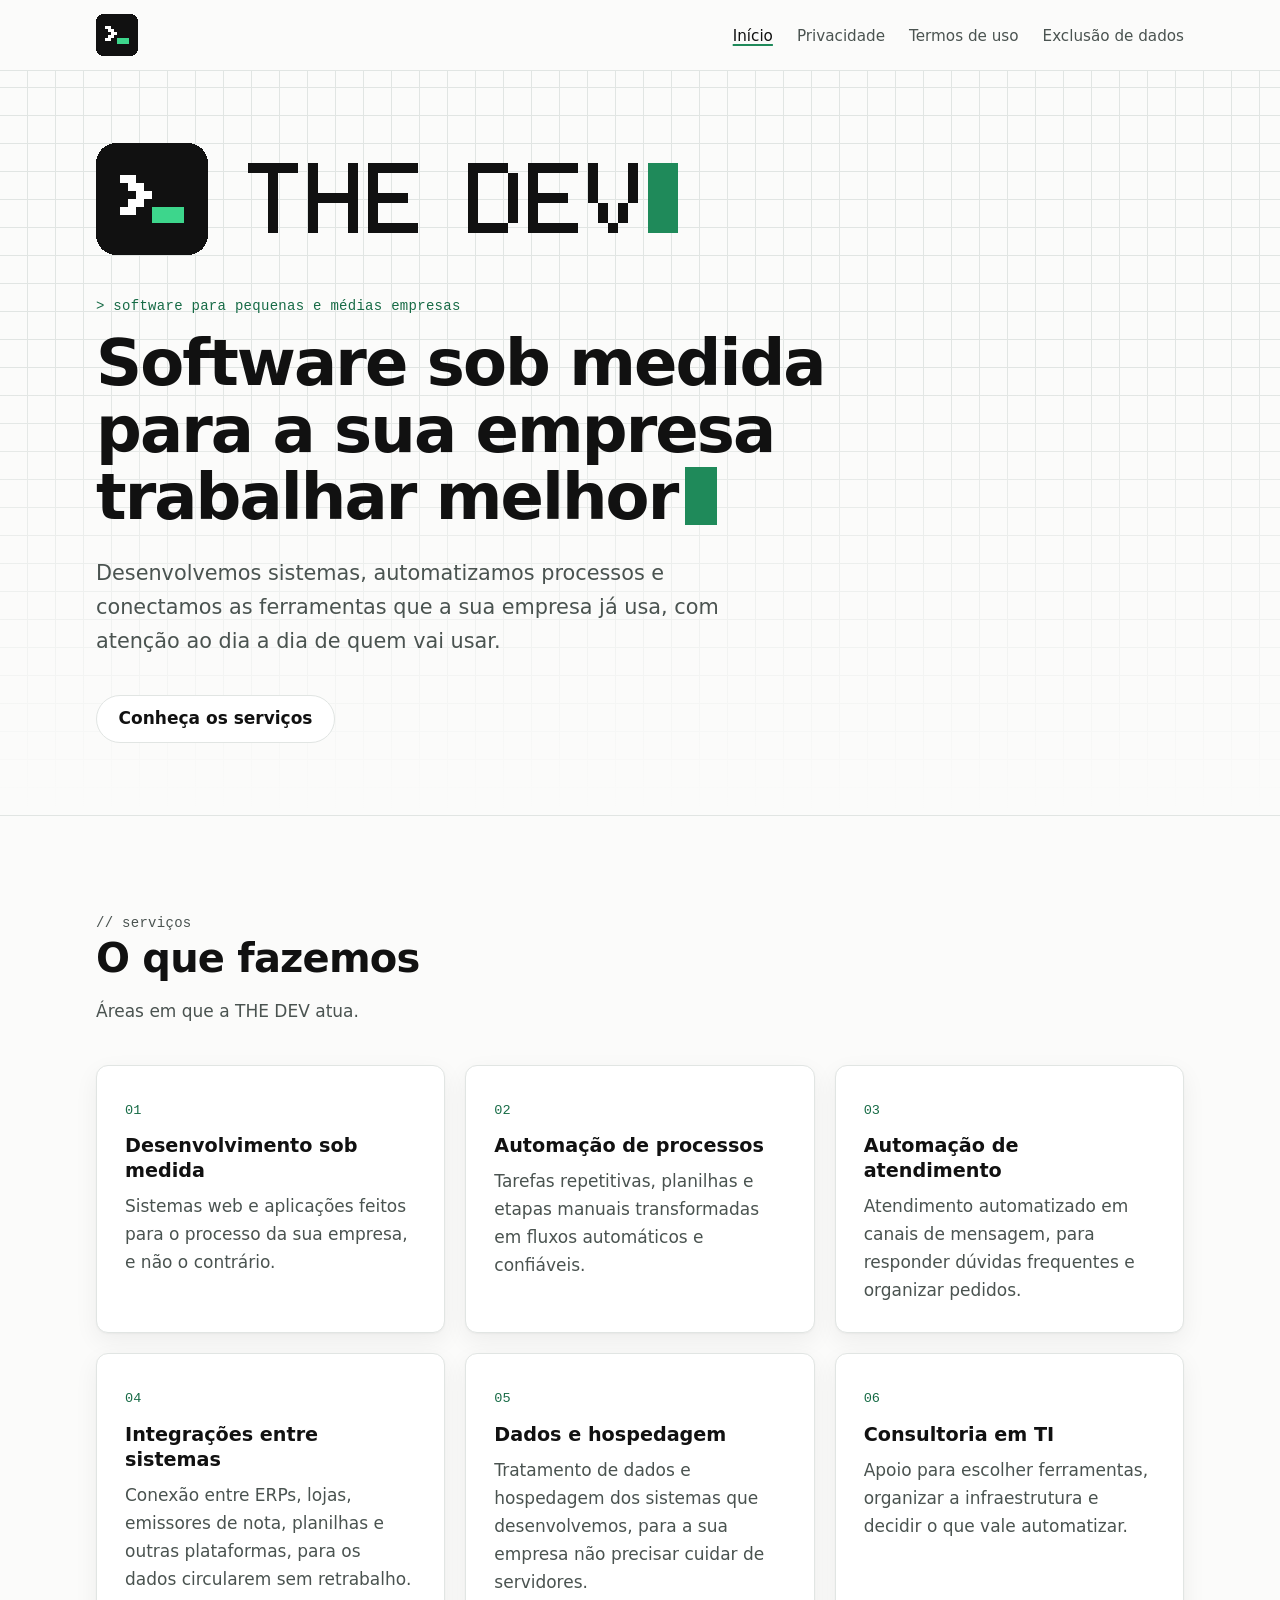
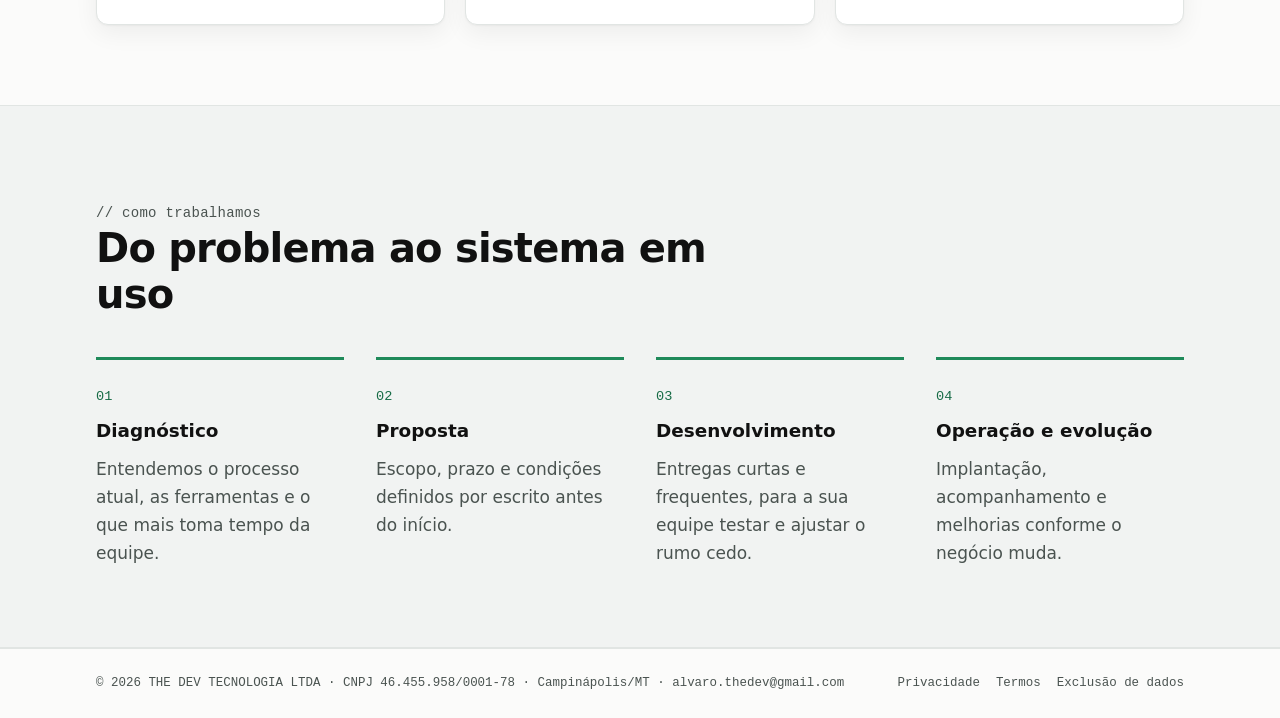
<file: index.html>
<!DOCTYPE html>
<html lang="pt-BR">
<head>
  <meta charset="utf-8">
  <meta name="facebook-domain-verification" content="lf5jaxzlwvn8soc0pb1uqkgb2ew91s">
  <meta name="viewport" content="width=device-width, initial-scale=1">
  <title>THE DEV | Software sob medida para pequenas e médias empresas</title>
  <meta name="description" content="THE DEV TECNOLOGIA LTDA: desenvolvimento de software sob medida, automação de processos e de atendimento, integrações entre sistemas e consultoria em TI para pequenas e médias empresas.">
  <link rel="canonical" href="https://thedev.com.br/">
  <meta name="theme-color" content="#fbfbfa" media="(prefers-color-scheme: light)">
  <meta name="theme-color" content="#0e1110" media="(prefers-color-scheme: dark)">
  <link rel="icon" type="image/svg+xml" href="assets/favicon.svg">
  <link rel="apple-touch-icon" href="assets/apple-touch-icon.png">
  <link rel="stylesheet" href="style.css">
</head>
<body>
  <a class="skip-link" href="#conteudo">Pular para o conteúdo</a>
  <header class="site-header">
    <div class="wrap">
      <a class="brand" href="index.html" aria-current="page">
        <img src="assets/favicon.svg" alt="THE DEV, início" width="42" height="42">
      </a>
      <nav class="site-nav" aria-label="Principal">
        <ul>
          <li><a href="index.html" aria-current="page">Início</a></li>
          <li><a href="privacidade.html">Privacidade</a></li>
          <li><a href="termos.html">Termos de uso</a></li>
          <li><a href="exclusao-de-dados.html">Exclusão de dados</a></li>
        </ul>
      </nav>
    </div>
  </header>
  <main id="conteudo">
    <section class="hero" aria-labelledby="hero-title">
      <div class="wrap">
        <picture>
          <source srcset="assets/logo-on-dark.svg" media="(prefers-color-scheme: dark)">
          <img class="hero-logo" src="assets/logo-on-light.svg" alt="THE DEV" width="582" height="112">
        </picture>
        <p class="eyebrow">&gt; software para pequenas e médias empresas</p>
        <h1 id="hero-title">Software sob medida para a sua empresa trabalhar melhor<span class="cursor" aria-hidden="true"></span></h1>
        <p class="lead">Desenvolvemos sistemas, automatizamos processos e conectamos as ferramentas que a sua empresa já usa, com atenção ao dia a dia de quem vai usar.</p>
        <div class="actions">
          <a class="btn btn-ghost" href="#servicos">Conheça os serviços</a>
        </div>
      </div>
    </section>

    <section class="section" id="servicos" aria-labelledby="servicos-title">
      <div class="wrap">
        <div class="section-head">
          <p class="eyebrow">// serviços</p>
          <h2 id="servicos-title">O que fazemos</h2>
          <p>Áreas em que a THE DEV atua.</p>
        </div>
        <ul class="grid grid-3">
          <li class="card">
            <span class="num">01</span>
            <h3>Desenvolvimento sob medida</h3>
            <p>Sistemas web e aplicações feitos para o processo da sua empresa, e não o contrário.</p>
          </li>
          <li class="card">
            <span class="num">02</span>
            <h3>Automação de processos</h3>
            <p>Tarefas repetitivas, planilhas e etapas manuais transformadas em fluxos automáticos e confiáveis.</p>
          </li>
          <li class="card">
            <span class="num">03</span>
            <h3>Automação de atendimento</h3>
            <p>Atendimento automatizado em canais de mensagem, para responder dúvidas frequentes e organizar pedidos.</p>
          </li>
          <li class="card">
            <span class="num">04</span>
            <h3>Integrações entre sistemas</h3>
            <p>Conexão entre ERPs, lojas, emissores de nota, planilhas e outras plataformas, para os dados circularem sem retrabalho.</p>
          </li>
          <li class="card">
            <span class="num">05</span>
            <h3>Dados e hospedagem</h3>
            <p>Tratamento de dados e hospedagem dos sistemas que desenvolvemos, para a sua empresa não precisar cuidar de servidores.</p>
          </li>
          <li class="card">
            <span class="num">06</span>
            <h3>Consultoria em TI</h3>
            <p>Apoio para escolher ferramentas, organizar a infraestrutura e decidir o que vale automatizar.</p>
          </li>
        </ul>
      </div>
    </section>

    <section class="section section-alt" aria-labelledby="processo-title">
      <div class="wrap">
        <div class="section-head">
          <p class="eyebrow">// como trabalhamos</p>
          <h2 id="processo-title">Do problema ao sistema em uso</h2>
        </div>
        <ol class="grid steps">
          <li>
            <h3>Diagnóstico</h3>
            <p>Entendemos o processo atual, as ferramentas e o que mais toma tempo da equipe.</p>
          </li>
          <li>
            <h3>Proposta</h3>
            <p>Escopo, prazo e condições definidos por escrito antes do início.</p>
          </li>
          <li>
            <h3>Desenvolvimento</h3>
            <p>Entregas curtas e frequentes, para a sua equipe testar e ajustar o rumo cedo.</p>
          </li>
          <li>
            <h3>Operação e evolução</h3>
            <p>Implantação, acompanhamento e melhorias conforme o negócio muda.</p>
          </li>
        </ol>
      </div>
    </section>
  </main>
  <footer class="site-footer">
    <div class="wrap footer-line">
      <p>&copy; 2026 THE DEV TECNOLOGIA LTDA <span aria-hidden="true">·</span> CNPJ 46.455.958/0001-78 <span aria-hidden="true">·</span> Campinápolis/MT <span aria-hidden="true">·</span> <a href="mailto:alvaro.thedev@gmail.com">alvaro.thedev@gmail.com</a></p>
      <nav aria-label="Documentos">
        <a href="privacidade.html">Privacidade</a>
        <a href="termos.html">Termos</a>
        <a href="exclusao-de-dados.html">Exclusão de dados</a>
      </nav>
    </div>
  </footer>
</body>
</html>
</file>
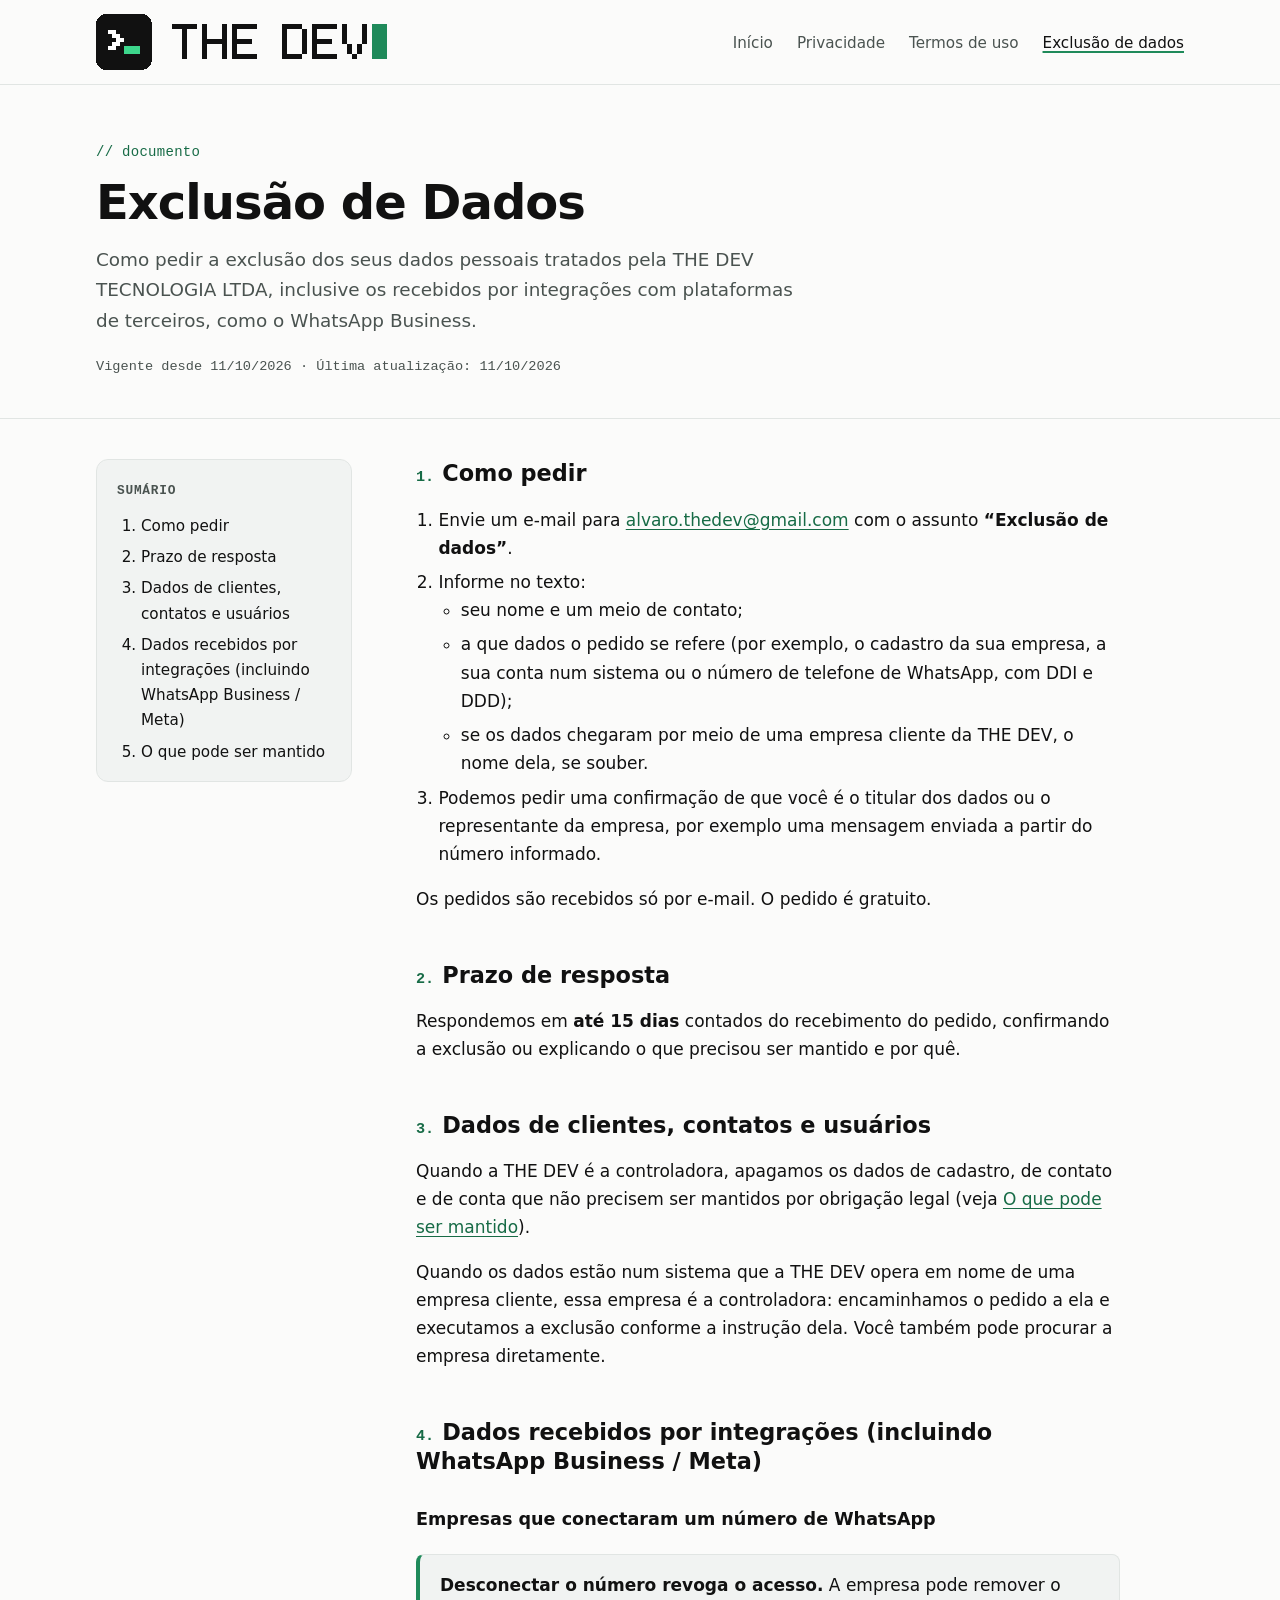
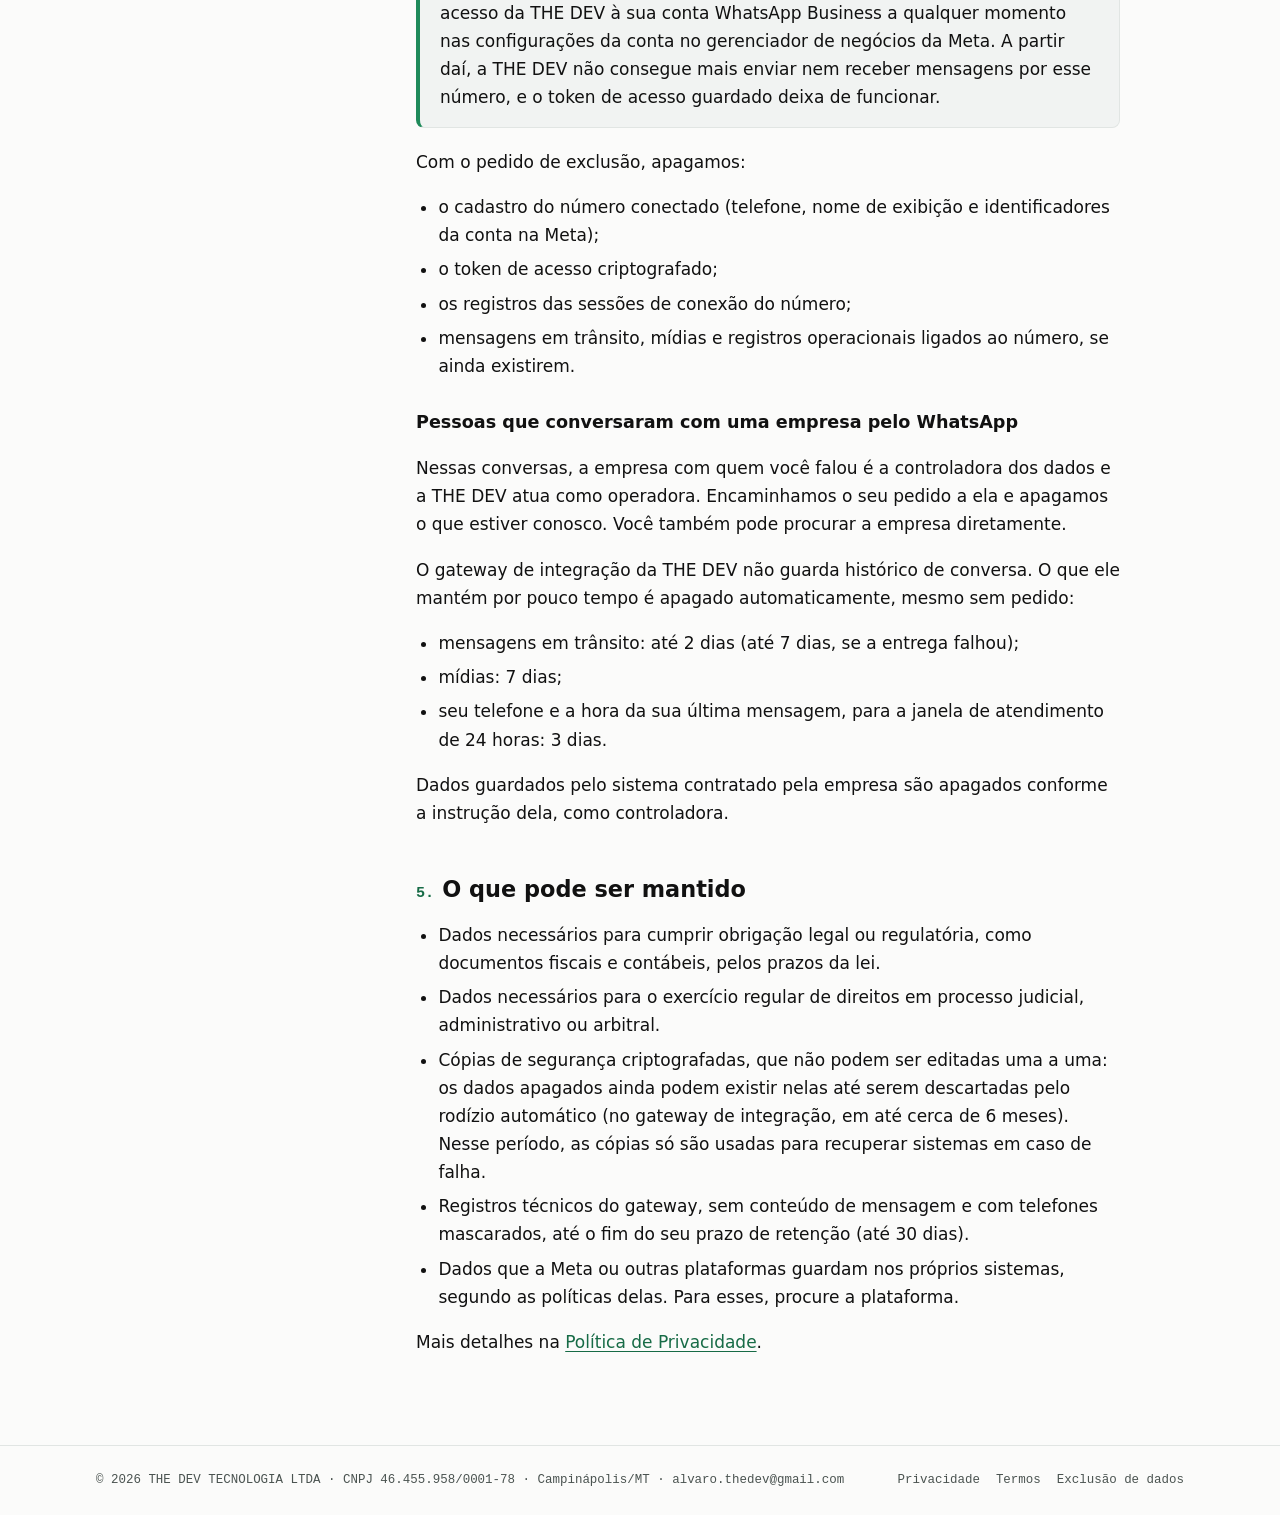
<file: exclusao-de-dados.html>
<!DOCTYPE html>
<html lang="pt-BR">
<head>
  <meta charset="utf-8">
  <meta name="viewport" content="width=device-width, initial-scale=1">
  <title>Exclusão de Dados | THE DEV</title>
  <meta name="description" content="Como solicitar a exclusão de dados pessoais tratados pela THE DEV TECNOLOGIA LTDA, inclusive os recebidos por integrações com plataformas de terceiros, prazos e dados retidos por obrigação legal.">
  <link rel="canonical" href="https://thedev.com.br/exclusao-de-dados.html">
  <meta name="theme-color" content="#fbfbfa" media="(prefers-color-scheme: light)">
  <meta name="theme-color" content="#0e1110" media="(prefers-color-scheme: dark)">
  <link rel="icon" type="image/svg+xml" href="assets/favicon.svg">
  <link rel="apple-touch-icon" href="assets/apple-touch-icon.png">
  <link rel="stylesheet" href="style.css">
</head>
<body>
  <a class="skip-link" href="#conteudo">Pular para o conteúdo</a>
  <header class="site-header">
    <div class="wrap">
      <a class="brand brand-full" href="index.html">
        <picture>
          <source srcset="assets/logo-on-dark.svg" media="(prefers-color-scheme: dark)">
          <img src="assets/logo-on-light.svg" alt="THE DEV, início" width="291" height="56">
        </picture>
      </a>
      <nav class="site-nav" aria-label="Principal">
        <ul>
          <li><a href="index.html">Início</a></li>
          <li><a href="privacidade.html">Privacidade</a></li>
          <li><a href="termos.html">Termos de uso</a></li>
          <li><a href="exclusao-de-dados.html" aria-current="page">Exclusão de dados</a></li>
        </ul>
      </nav>
    </div>
  </header>
  <main id="conteudo">
      <header class="doc-head">
        <div class="wrap">
          <p class="eyebrow">// documento</p>
          <h1>Exclusão de Dados</h1>
          <p class="lead">Como pedir a exclusão dos seus dados pessoais tratados pela THE DEV TECNOLOGIA LTDA, inclusive os recebidos por integrações com plataformas de terceiros, como o WhatsApp Business.</p>
          <p class="doc-meta">Vigente desde 11/10/2026 · Última atualização: 11/10/2026</p>
        </div>
      </header>
      <div class="wrap">
        <div class="doc">
          <nav class="toc" aria-labelledby="toc-title">
            <h2 id="toc-title">Sumário</h2>
            <ol>
              <li><a href="#como-pedir">Como pedir</a></li>
              <li><a href="#prazo">Prazo de resposta</a></li>
              <li><a href="#clientes">Dados de clientes, contatos e usuários</a></li>
              <li><a href="#integracoes">Dados recebidos por integrações (incluindo WhatsApp Business / Meta)</a></li>
              <li><a href="#retido">O que pode ser mantido</a></li>
            </ol>
          </nav>
          <article class="prose">
            <h2 id="como-pedir"><span class="n">1.</span>Como pedir</h2>
            <ol>
              <li>Envie um e-mail para <a href="mailto:alvaro.thedev@gmail.com?subject=Exclus%C3%A3o%20de%20dados">alvaro.thedev@gmail.com</a> com o assunto <strong>“Exclusão de dados”</strong>.</li>
              <li>Informe no texto:
                <ul>
                  <li>seu nome e um meio de contato;</li>
                  <li>a que dados o pedido se refere (por exemplo, o cadastro da sua empresa, a sua conta num sistema ou o número de telefone de WhatsApp, com DDI e DDD);</li>
                  <li>se os dados chegaram por meio de uma empresa cliente da THE DEV, o nome dela, se souber.</li>
                </ul>
              </li>
              <li>Podemos pedir uma confirmação de que você é o titular dos dados ou o representante da empresa, por exemplo uma mensagem enviada a partir do número informado.</li>
            </ol>
            <p>Os pedidos são recebidos só por e-mail. O pedido é gratuito.</p>

            <h2 id="prazo"><span class="n">2.</span>Prazo de resposta</h2>
            <p>Respondemos em <strong>até 15 dias</strong> contados do recebimento do pedido, confirmando a exclusão ou explicando o que precisou ser mantido e por quê.</p>

            <h2 id="clientes"><span class="n">3.</span>Dados de clientes, contatos e usuários</h2>
            <p>Quando a THE DEV é a controladora, apagamos os dados de cadastro, de contato e de conta que não precisem ser mantidos por obrigação legal (veja <a href="#retido">O que pode ser mantido</a>).</p>
            <p>Quando os dados estão num sistema que a THE DEV opera em nome de uma empresa cliente, essa empresa é a controladora: encaminhamos o pedido a ela e executamos a exclusão conforme a instrução dela. Você também pode procurar a empresa diretamente.</p>

            <h2 id="integracoes"><span class="n">4.</span>Dados recebidos por integrações (incluindo WhatsApp Business / Meta)</h2>
            <h3>Empresas que conectaram um número de WhatsApp</h3>
            <div class="callout">
              <p><strong>Desconectar o número revoga o acesso.</strong> A empresa pode remover o acesso da THE DEV à sua conta WhatsApp Business a qualquer momento nas configurações da conta no gerenciador de negócios da Meta. A partir daí, a THE DEV não consegue mais enviar nem receber mensagens por esse número, e o token de acesso guardado deixa de funcionar.</p>
            </div>
            <p>Com o pedido de exclusão, apagamos:</p>
            <ul>
              <li>o cadastro do número conectado (telefone, nome de exibição e identificadores da conta na Meta);</li>
              <li>o token de acesso criptografado;</li>
              <li>os registros das sessões de conexão do número;</li>
              <li>mensagens em trânsito, mídias e registros operacionais ligados ao número, se ainda existirem.</li>
            </ul>
            <h3>Pessoas que conversaram com uma empresa pelo WhatsApp</h3>
            <p>Nessas conversas, a empresa com quem você falou é a controladora dos dados e a THE DEV atua como operadora. Encaminhamos o seu pedido a ela e apagamos o que estiver conosco. Você também pode procurar a empresa diretamente.</p>
            <p>O gateway de integração da THE DEV não guarda histórico de conversa. O que ele mantém por pouco tempo é apagado automaticamente, mesmo sem pedido:</p>
            <ul>
              <li>mensagens em trânsito: até 2 dias (até 7 dias, se a entrega falhou);</li>
              <li>mídias: 7 dias;</li>
              <li>seu telefone e a hora da sua última mensagem, para a janela de atendimento de 24 horas: 3 dias.</li>
            </ul>
            <p>Dados guardados pelo sistema contratado pela empresa são apagados conforme a instrução dela, como controladora.</p>

            <h2 id="retido"><span class="n">5.</span>O que pode ser mantido</h2>
            <ul>
              <li>Dados necessários para cumprir obrigação legal ou regulatória, como documentos fiscais e contábeis, pelos prazos da lei.</li>
              <li>Dados necessários para o exercício regular de direitos em processo judicial, administrativo ou arbitral.</li>
              <li>Cópias de segurança criptografadas, que não podem ser editadas uma a uma: os dados apagados ainda podem existir nelas até serem descartadas pelo rodízio automático (no gateway de integração, em até cerca de 6 meses). Nesse período, as cópias só são usadas para recuperar sistemas em caso de falha.</li>
              <li>Registros técnicos do gateway, sem conteúdo de mensagem e com telefones mascarados, até o fim do seu prazo de retenção (até 30 dias).</li>
              <li>Dados que a Meta ou outras plataformas guardam nos próprios sistemas, segundo as políticas delas. Para esses, procure a plataforma.</li>
            </ul>
            <p>Mais detalhes na <a href="privacidade.html">Política de Privacidade</a>.</p>
          </article>
        </div>
      </div>
  </main>
  <footer class="site-footer">
    <div class="wrap footer-line">
      <p>&copy; 2026 THE DEV TECNOLOGIA LTDA <span aria-hidden="true">·</span> CNPJ 46.455.958/0001-78 <span aria-hidden="true">·</span> Campinápolis/MT <span aria-hidden="true">·</span> <a href="mailto:alvaro.thedev@gmail.com">alvaro.thedev@gmail.com</a></p>
      <nav aria-label="Documentos">
        <a href="privacidade.html">Privacidade</a>
        <a href="termos.html">Termos</a>
        <a href="exclusao-de-dados.html">Exclusão de dados</a>
      </nav>
    </div>
  </footer>
</body>
</html>
</file>
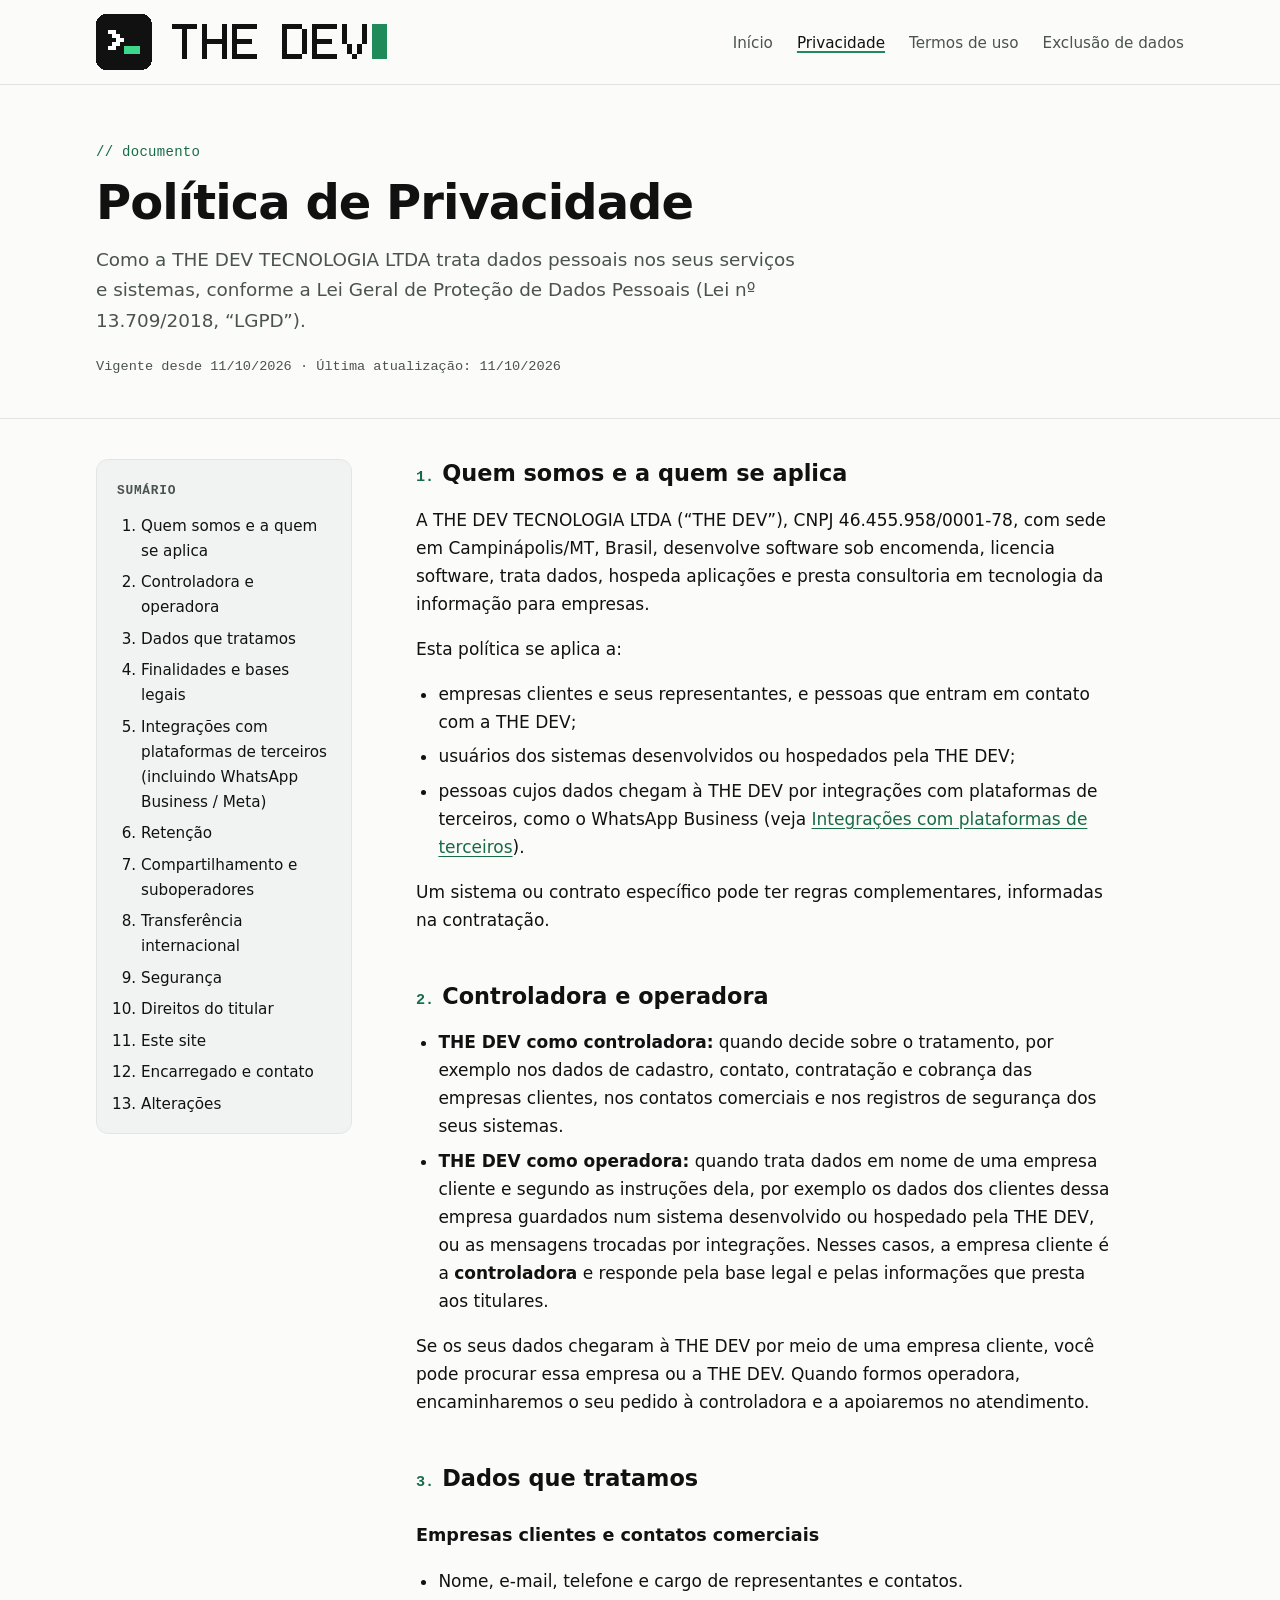
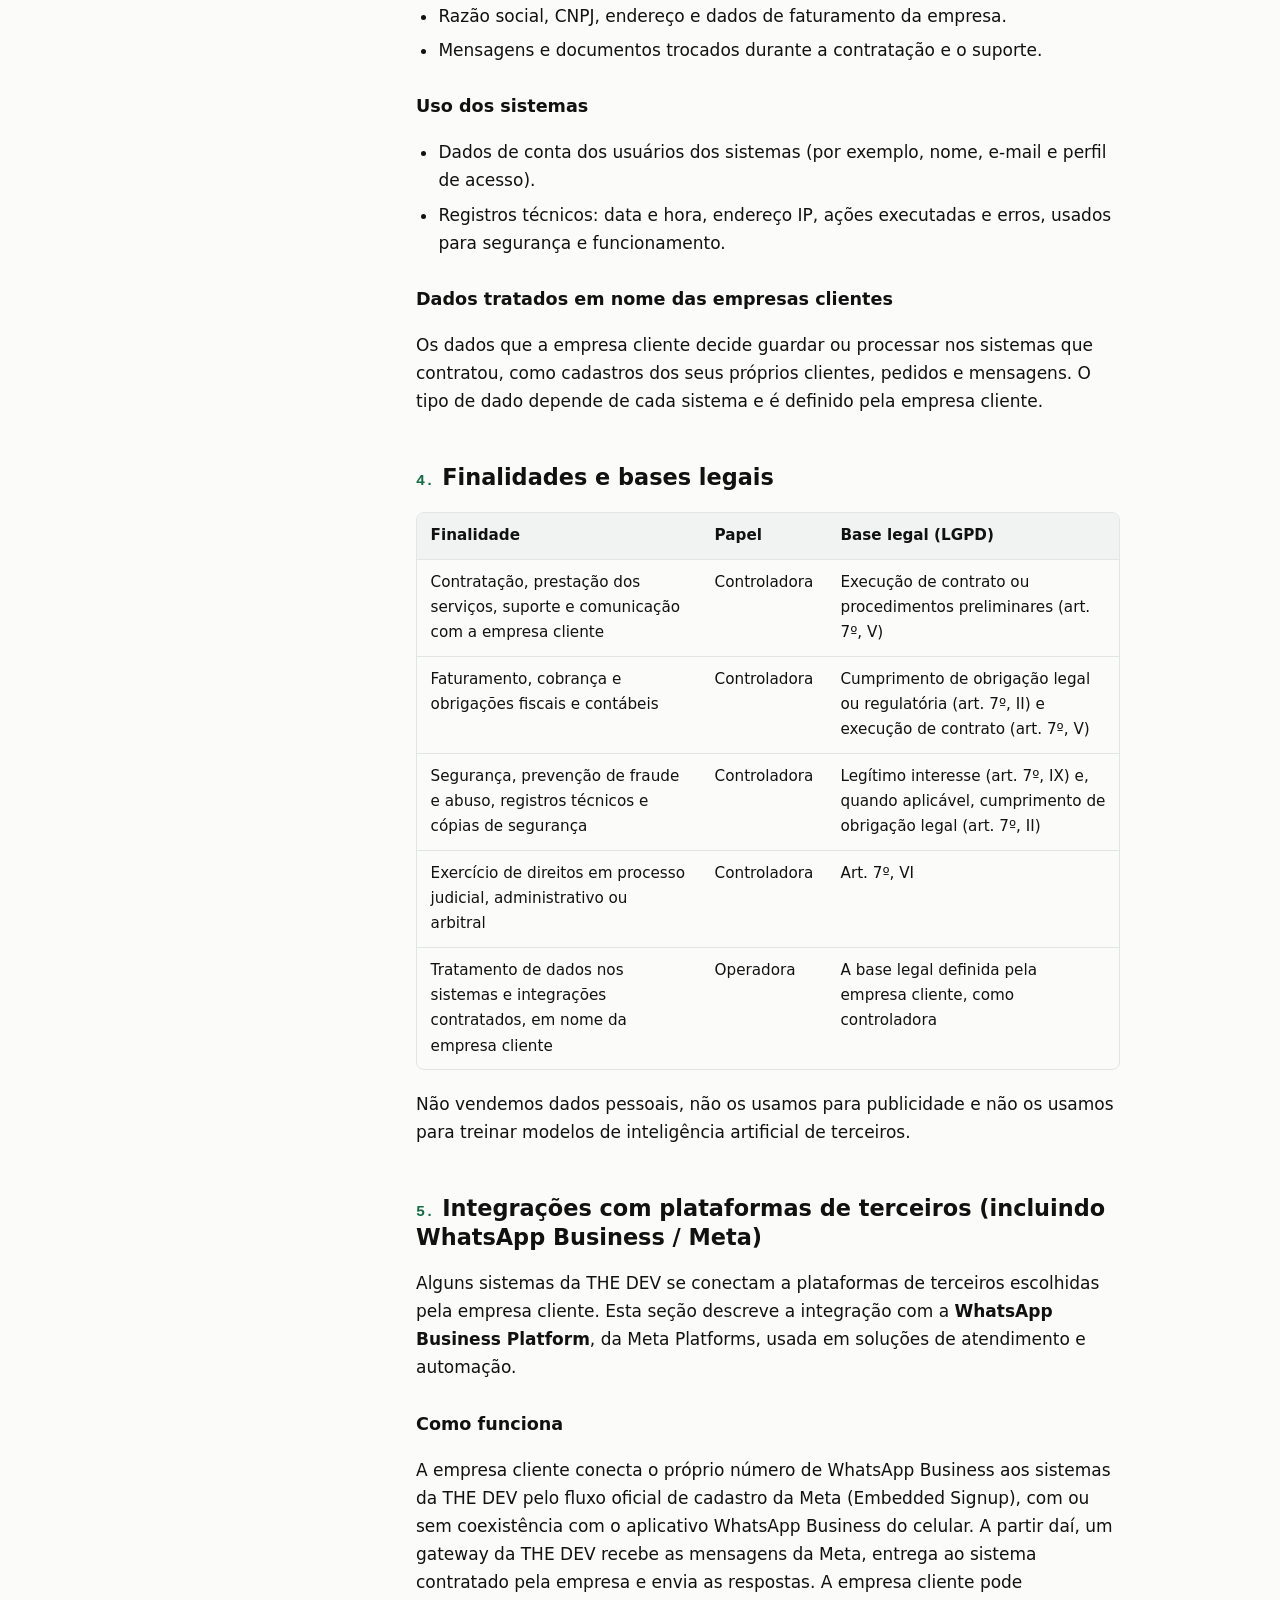
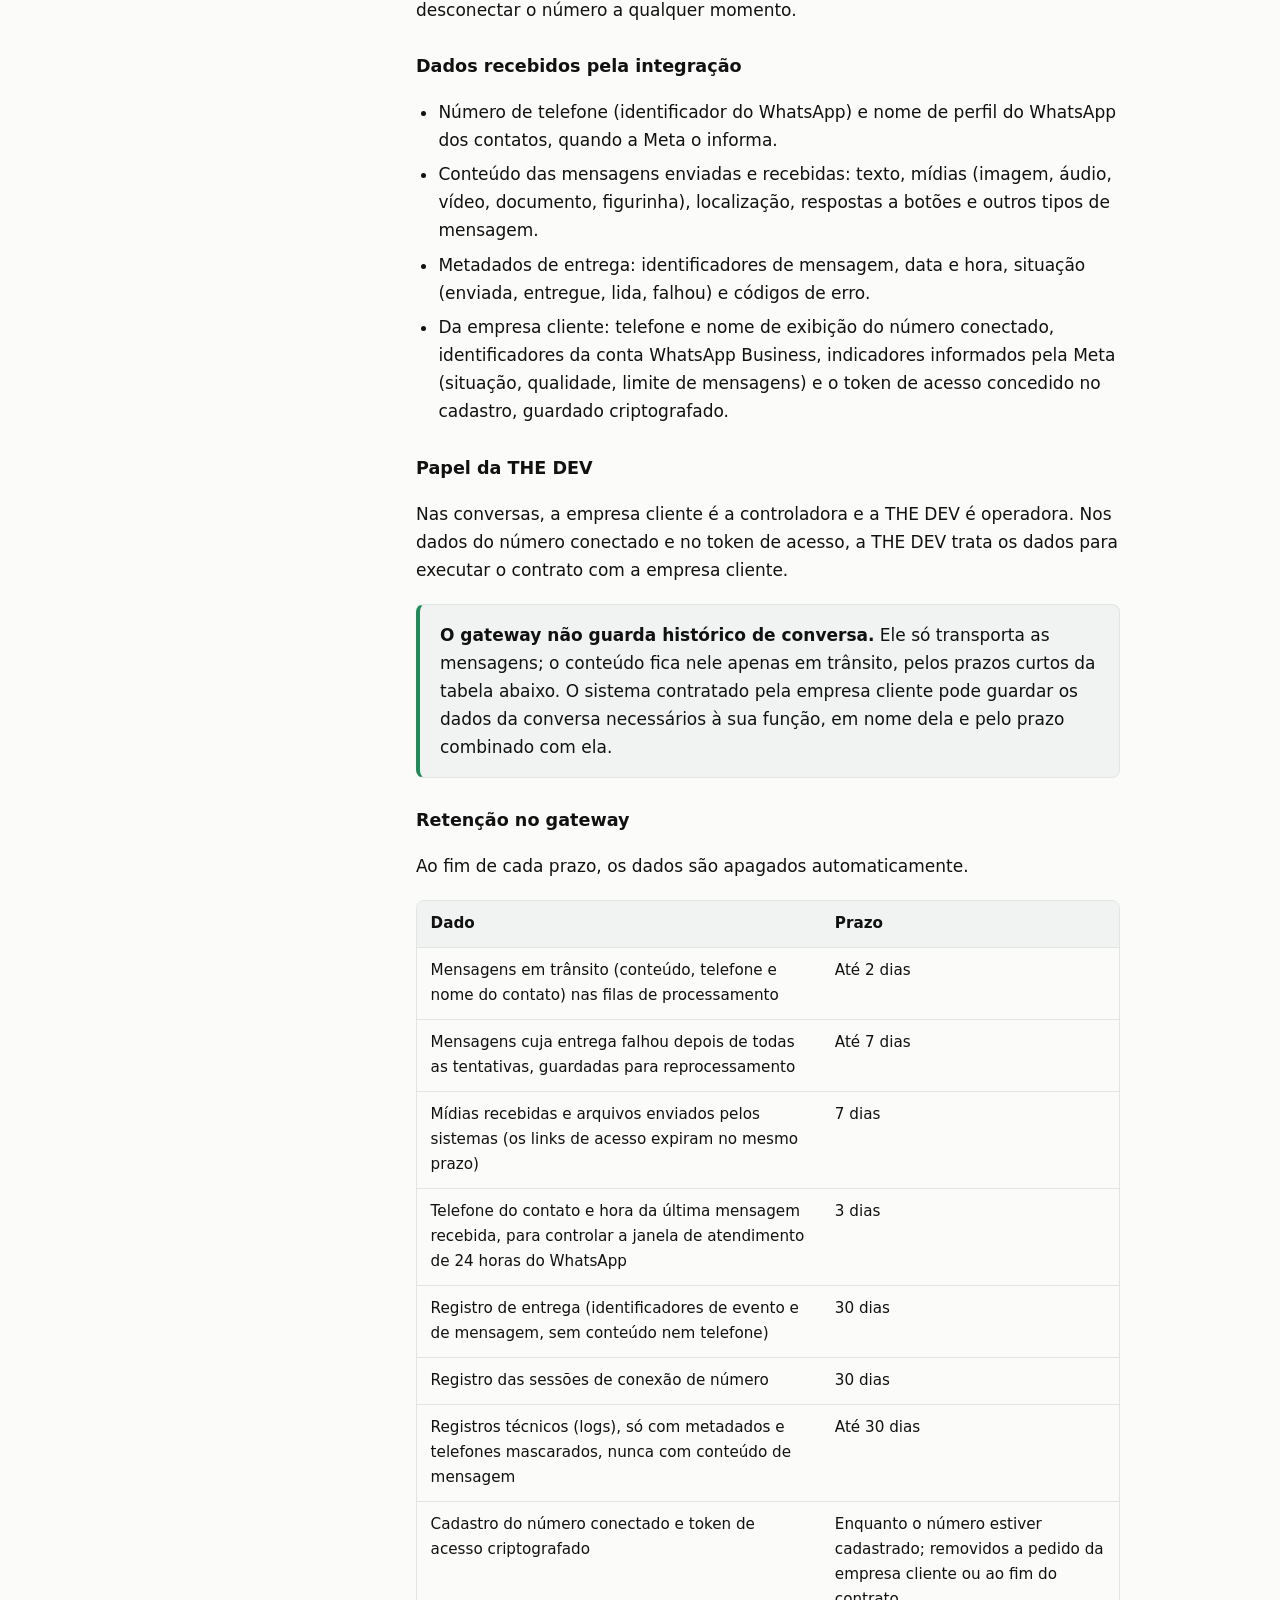
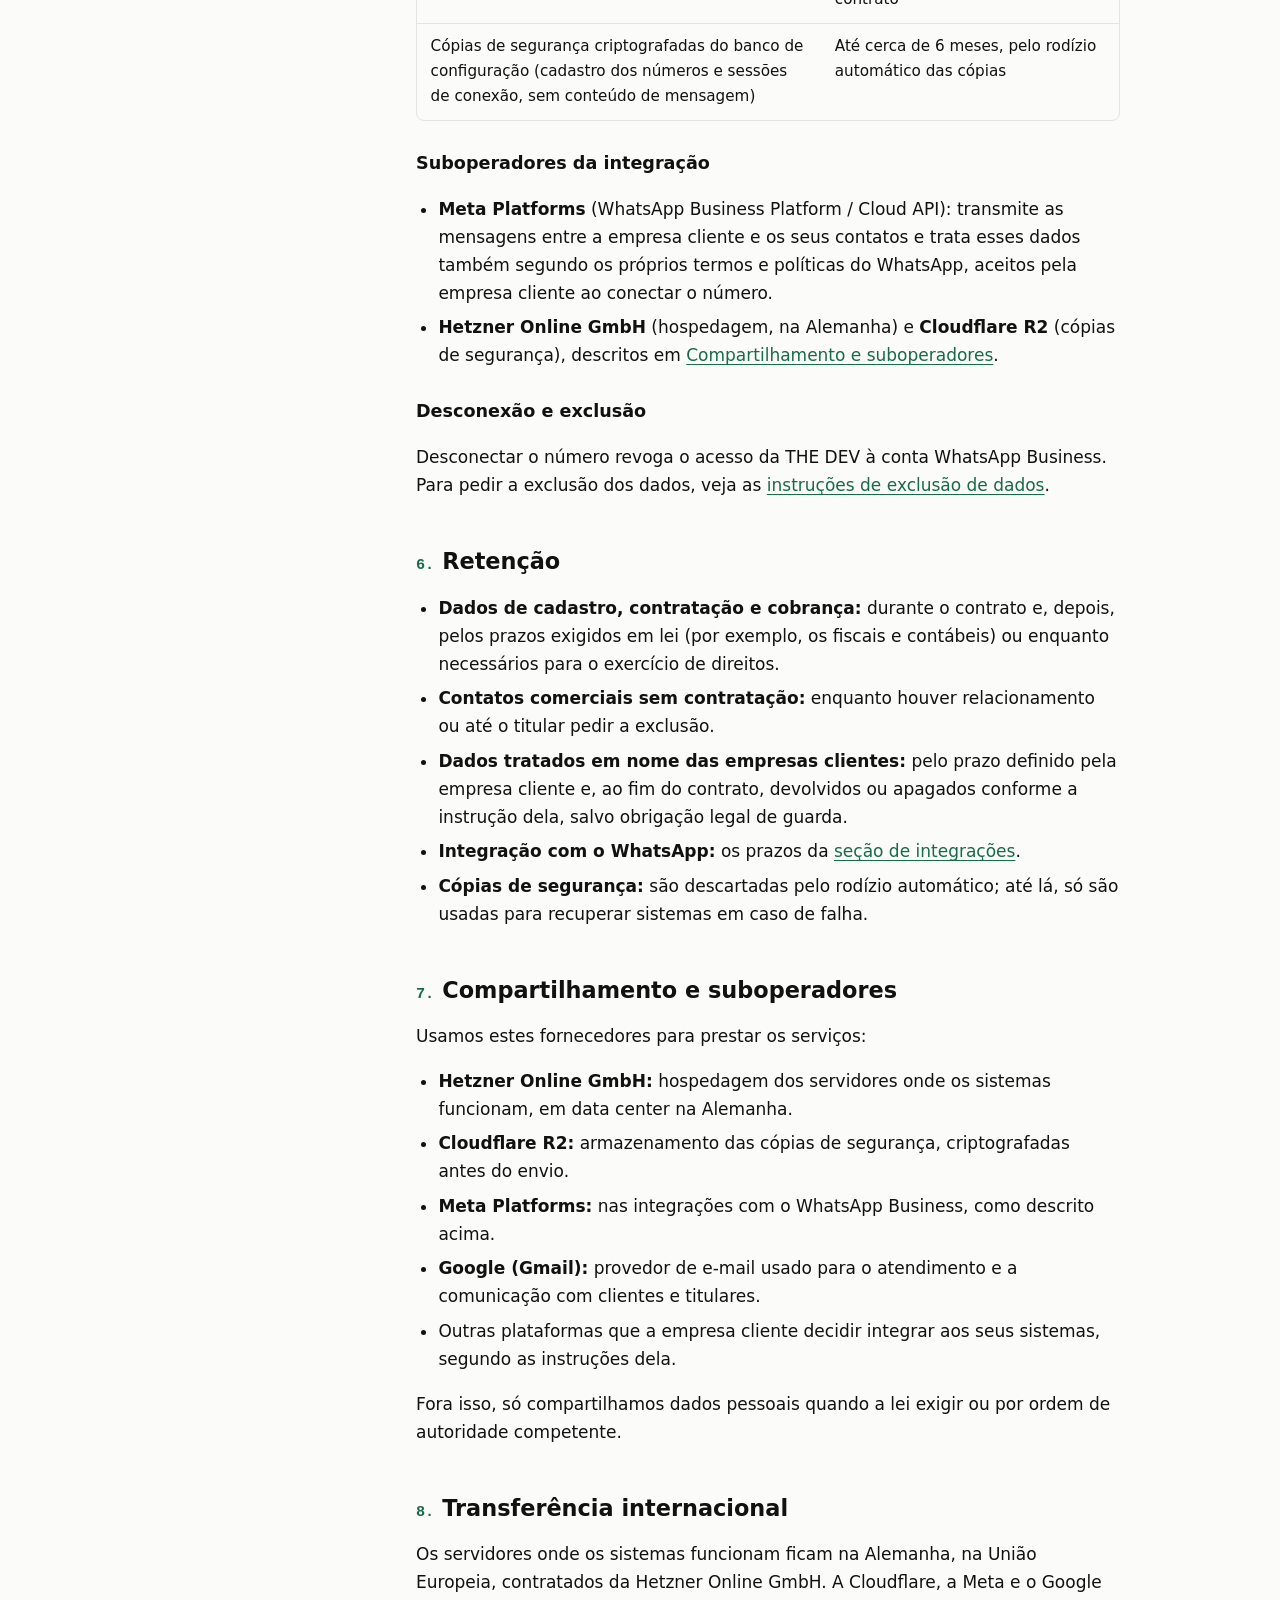
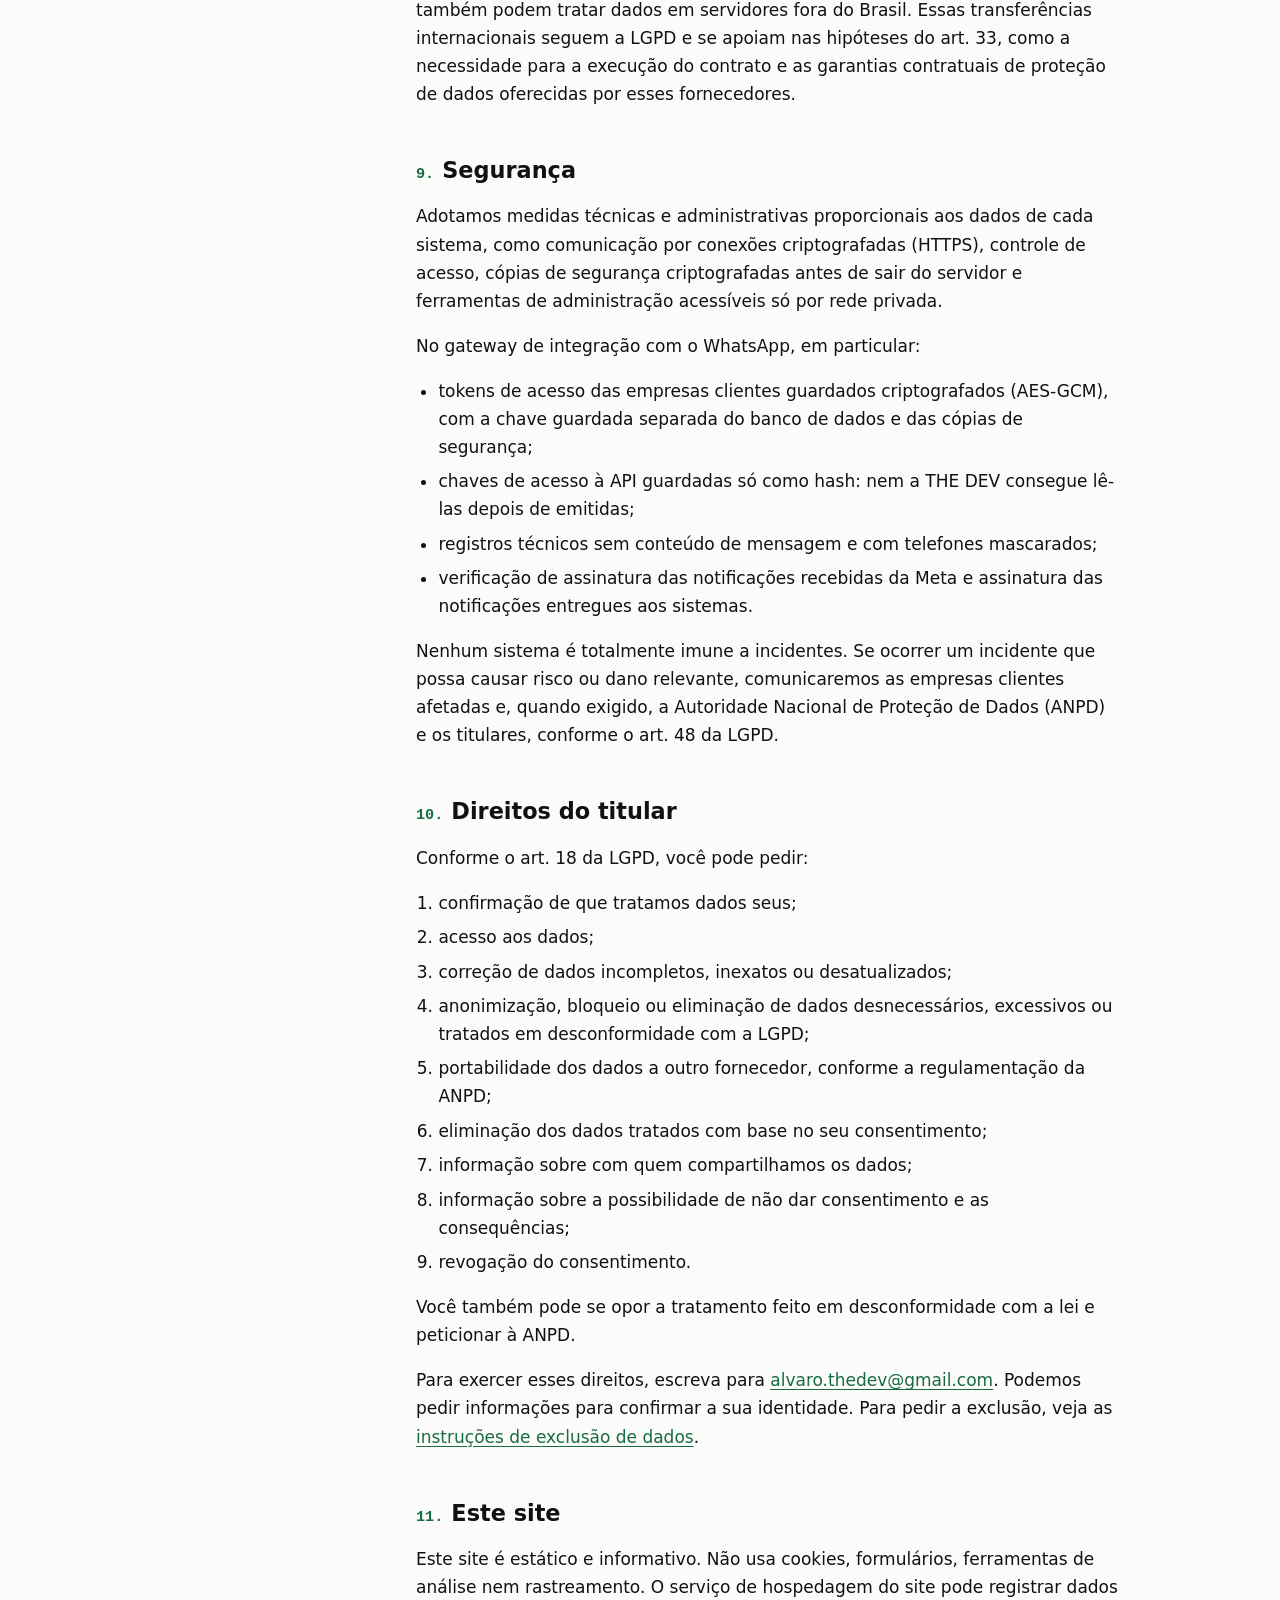
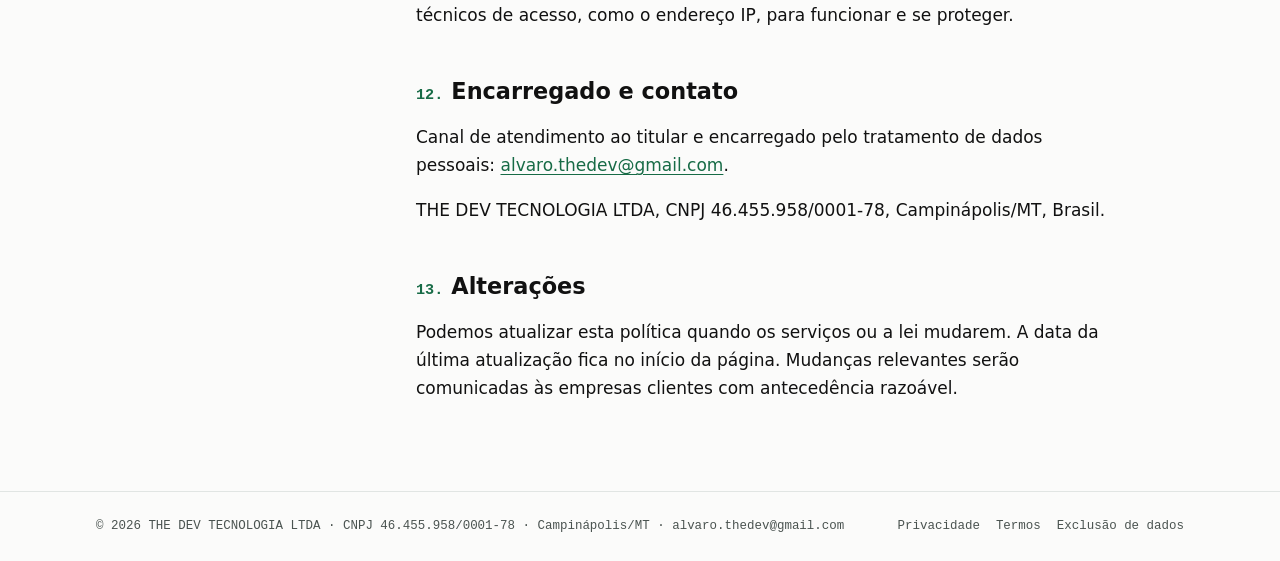
<file: privacidade.html>
<!DOCTYPE html>
<html lang="pt-BR">
<head>
  <meta charset="utf-8">
  <meta name="viewport" content="width=device-width, initial-scale=1">
  <title>Política de Privacidade | THE DEV</title>
  <meta name="description" content="Política de privacidade da THE DEV TECNOLOGIA LTDA conforme a LGPD: dados tratados, bases legais, retenção, integrações com plataformas de terceiros, suboperadores e direitos do titular.">
  <link rel="canonical" href="https://thedev.com.br/privacidade.html">
  <meta name="theme-color" content="#fbfbfa" media="(prefers-color-scheme: light)">
  <meta name="theme-color" content="#0e1110" media="(prefers-color-scheme: dark)">
  <link rel="icon" type="image/svg+xml" href="assets/favicon.svg">
  <link rel="apple-touch-icon" href="assets/apple-touch-icon.png">
  <link rel="stylesheet" href="style.css">
</head>
<body>
  <a class="skip-link" href="#conteudo">Pular para o conteúdo</a>
  <header class="site-header">
    <div class="wrap">
      <a class="brand brand-full" href="index.html">
        <picture>
          <source srcset="assets/logo-on-dark.svg" media="(prefers-color-scheme: dark)">
          <img src="assets/logo-on-light.svg" alt="THE DEV, início" width="291" height="56">
        </picture>
      </a>
      <nav class="site-nav" aria-label="Principal">
        <ul>
          <li><a href="index.html">Início</a></li>
          <li><a href="privacidade.html" aria-current="page">Privacidade</a></li>
          <li><a href="termos.html">Termos de uso</a></li>
          <li><a href="exclusao-de-dados.html">Exclusão de dados</a></li>
        </ul>
      </nav>
    </div>
  </header>
  <main id="conteudo">
      <header class="doc-head">
        <div class="wrap">
          <p class="eyebrow">// documento</p>
          <h1>Política de Privacidade</h1>
          <p class="lead">Como a THE DEV TECNOLOGIA LTDA trata dados pessoais nos seus serviços e sistemas, conforme a Lei Geral de Proteção de Dados Pessoais (Lei nº 13.709/2018, “LGPD”).</p>
          <p class="doc-meta">Vigente desde 11/10/2026 · Última atualização: 11/10/2026</p>
        </div>
      </header>
      <div class="wrap">
        <div class="doc">
          <nav class="toc" aria-labelledby="toc-title">
            <h2 id="toc-title">Sumário</h2>
            <ol>
              <li><a href="#quem-somos">Quem somos e a quem se aplica</a></li>
              <li><a href="#papeis">Controladora e operadora</a></li>
              <li><a href="#dados">Dados que tratamos</a></li>
              <li><a href="#finalidades">Finalidades e bases legais</a></li>
              <li><a href="#integracoes">Integrações com plataformas de terceiros (incluindo WhatsApp Business / Meta)</a></li>
              <li><a href="#retencao">Retenção</a></li>
              <li><a href="#compartilhamento">Compartilhamento e suboperadores</a></li>
              <li><a href="#internacional">Transferência internacional</a></li>
              <li><a href="#seguranca">Segurança</a></li>
              <li><a href="#direitos">Direitos do titular</a></li>
              <li><a href="#site">Este site</a></li>
              <li><a href="#contato">Encarregado e contato</a></li>
              <li><a href="#alteracoes">Alterações</a></li>
            </ol>
          </nav>
          <article class="prose">
            <h2 id="quem-somos"><span class="n">1.</span>Quem somos e a quem se aplica</h2>
            <p>A THE DEV TECNOLOGIA LTDA (“THE DEV”), CNPJ 46.455.958/0001-78, com sede em Campinápolis/MT, Brasil, desenvolve software sob encomenda, licencia software, trata dados, hospeda aplicações e presta consultoria em tecnologia da informação para empresas.</p>
            <p>Esta política se aplica a:</p>
            <ul>
              <li>empresas clientes e seus representantes, e pessoas que entram em contato com a THE DEV;</li>
              <li>usuários dos sistemas desenvolvidos ou hospedados pela THE DEV;</li>
              <li>pessoas cujos dados chegam à THE DEV por integrações com plataformas de terceiros, como o WhatsApp Business (veja <a href="#integracoes">Integrações com plataformas de terceiros</a>).</li>
            </ul>
            <p>Um sistema ou contrato específico pode ter regras complementares, informadas na contratação.</p>

            <h2 id="papeis"><span class="n">2.</span>Controladora e operadora</h2>
            <ul>
              <li><strong>THE DEV como controladora:</strong> quando decide sobre o tratamento, por exemplo nos dados de cadastro, contato, contratação e cobrança das empresas clientes, nos contatos comerciais e nos registros de segurança dos seus sistemas.</li>
              <li><strong>THE DEV como operadora:</strong> quando trata dados em nome de uma empresa cliente e segundo as instruções dela, por exemplo os dados dos clientes dessa empresa guardados num sistema desenvolvido ou hospedado pela THE DEV, ou as mensagens trocadas por integrações. Nesses casos, a empresa cliente é a <strong>controladora</strong> e responde pela base legal e pelas informações que presta aos titulares.</li>
            </ul>
            <p>Se os seus dados chegaram à THE DEV por meio de uma empresa cliente, você pode procurar essa empresa ou a THE DEV. Quando formos operadora, encaminharemos o seu pedido à controladora e a apoiaremos no atendimento.</p>

            <h2 id="dados"><span class="n">3.</span>Dados que tratamos</h2>
            <h3>Empresas clientes e contatos comerciais</h3>
            <ul>
              <li>Nome, e-mail, telefone e cargo de representantes e contatos.</li>
              <li>Razão social, CNPJ, endereço e dados de faturamento da empresa.</li>
              <li>Mensagens e documentos trocados durante a contratação e o suporte.</li>
            </ul>
            <h3>Uso dos sistemas</h3>
            <ul>
              <li>Dados de conta dos usuários dos sistemas (por exemplo, nome, e-mail e perfil de acesso).</li>
              <li>Registros técnicos: data e hora, endereço IP, ações executadas e erros, usados para segurança e funcionamento.</li>
            </ul>
            <h3>Dados tratados em nome das empresas clientes</h3>
            <p>Os dados que a empresa cliente decide guardar ou processar nos sistemas que contratou, como cadastros dos seus próprios clientes, pedidos e mensagens. O tipo de dado depende de cada sistema e é definido pela empresa cliente.</p>

            <h2 id="finalidades"><span class="n">4.</span>Finalidades e bases legais</h2>
            <div class="table-scroll">
              <table>
                <thead>
                  <tr><th scope="col">Finalidade</th><th scope="col">Papel</th><th scope="col">Base legal (LGPD)</th></tr>
                </thead>
                <tbody>
                  <tr><td>Contratação, prestação dos serviços, suporte e comunicação com a empresa cliente</td><td>Controladora</td><td>Execução de contrato ou procedimentos preliminares (art. 7º, V)</td></tr>
                  <tr><td>Faturamento, cobrança e obrigações fiscais e contábeis</td><td>Controladora</td><td>Cumprimento de obrigação legal ou regulatória (art. 7º, II) e execução de contrato (art. 7º, V)</td></tr>
                  <tr><td>Segurança, prevenção de fraude e abuso, registros técnicos e cópias de segurança</td><td>Controladora</td><td>Legítimo interesse (art. 7º, IX) e, quando aplicável, cumprimento de obrigação legal (art. 7º, II)</td></tr>
                  <tr><td>Exercício de direitos em processo judicial, administrativo ou arbitral</td><td>Controladora</td><td>Art. 7º, VI</td></tr>
                  <tr><td>Tratamento de dados nos sistemas e integrações contratados, em nome da empresa cliente</td><td>Operadora</td><td>A base legal definida pela empresa cliente, como controladora</td></tr>
                </tbody>
              </table>
            </div>
            <p>Não vendemos dados pessoais, não os usamos para publicidade e não os usamos para treinar modelos de inteligência artificial de terceiros.</p>

            <h2 id="integracoes"><span class="n">5.</span>Integrações com plataformas de terceiros (incluindo WhatsApp Business / Meta)</h2>
            <p>Alguns sistemas da THE DEV se conectam a plataformas de terceiros escolhidas pela empresa cliente. Esta seção descreve a integração com a <strong>WhatsApp Business Platform</strong>, da Meta Platforms, usada em soluções de atendimento e automação.</p>
            <h3>Como funciona</h3>
            <p>A empresa cliente conecta o próprio número de WhatsApp Business aos sistemas da THE DEV pelo fluxo oficial de cadastro da Meta (Embedded Signup), com ou sem coexistência com o aplicativo WhatsApp Business do celular. A partir daí, um gateway da THE DEV recebe as mensagens da Meta, entrega ao sistema contratado pela empresa e envia as respostas. A empresa cliente pode desconectar o número a qualquer momento.</p>
            <h3>Dados recebidos pela integração</h3>
            <ul>
              <li>Número de telefone (identificador do WhatsApp) e nome de perfil do WhatsApp dos contatos, quando a Meta o informa.</li>
              <li>Conteúdo das mensagens enviadas e recebidas: texto, mídias (imagem, áudio, vídeo, documento, figurinha), localização, respostas a botões e outros tipos de mensagem.</li>
              <li>Metadados de entrega: identificadores de mensagem, data e hora, situação (enviada, entregue, lida, falhou) e códigos de erro.</li>
              <li>Da empresa cliente: telefone e nome de exibição do número conectado, identificadores da conta WhatsApp Business, indicadores informados pela Meta (situação, qualidade, limite de mensagens) e o token de acesso concedido no cadastro, guardado criptografado.</li>
            </ul>
            <h3>Papel da THE DEV</h3>
            <p>Nas conversas, a empresa cliente é a controladora e a THE DEV é operadora. Nos dados do número conectado e no token de acesso, a THE DEV trata os dados para executar o contrato com a empresa cliente.</p>
            <div class="callout">
              <p><strong>O gateway não guarda histórico de conversa.</strong> Ele só transporta as mensagens; o conteúdo fica nele apenas em trânsito, pelos prazos curtos da tabela abaixo. O sistema contratado pela empresa cliente pode guardar os dados da conversa necessários à sua função, em nome dela e pelo prazo combinado com ela.</p>
            </div>
            <h3>Retenção no gateway</h3>
            <p>Ao fim de cada prazo, os dados são apagados automaticamente.</p>
            <div class="table-scroll">
              <table>
                <thead>
                  <tr><th scope="col">Dado</th><th scope="col">Prazo</th></tr>
                </thead>
                <tbody>
                  <tr><td>Mensagens em trânsito (conteúdo, telefone e nome do contato) nas filas de processamento</td><td>Até 2 dias</td></tr>
                  <tr><td>Mensagens cuja entrega falhou depois de todas as tentativas, guardadas para reprocessamento</td><td>Até 7 dias</td></tr>
                  <tr><td>Mídias recebidas e arquivos enviados pelos sistemas (os links de acesso expiram no mesmo prazo)</td><td>7 dias</td></tr>
                  <tr><td>Telefone do contato e hora da última mensagem recebida, para controlar a janela de atendimento de 24 horas do WhatsApp</td><td>3 dias</td></tr>
                  <tr><td>Registro de entrega (identificadores de evento e de mensagem, sem conteúdo nem telefone)</td><td>30 dias</td></tr>
                  <tr><td>Registro das sessões de conexão de número</td><td>30 dias</td></tr>
                  <tr><td>Registros técnicos (logs), só com metadados e telefones mascarados, nunca com conteúdo de mensagem</td><td>Até 30 dias</td></tr>
                  <tr><td>Cadastro do número conectado e token de acesso criptografado</td><td>Enquanto o número estiver cadastrado; removidos a pedido da empresa cliente ou ao fim do contrato</td></tr>
                  <tr><td>Cópias de segurança criptografadas do banco de configuração (cadastro dos números e sessões de conexão, sem conteúdo de mensagem)</td><td>Até cerca de 6 meses, pelo rodízio automático das cópias</td></tr>
                </tbody>
              </table>
            </div>
            <h3>Suboperadores da integração</h3>
            <ul>
              <li><strong>Meta Platforms</strong> (WhatsApp Business Platform / Cloud API): transmite as mensagens entre a empresa cliente e os seus contatos e trata esses dados também segundo os próprios termos e políticas do WhatsApp, aceitos pela empresa cliente ao conectar o número.</li>
              <li><strong>Hetzner Online GmbH</strong> (hospedagem, na Alemanha) e <strong>Cloudflare R2</strong> (cópias de segurança), descritos em <a href="#compartilhamento">Compartilhamento e suboperadores</a>.</li>
            </ul>
            <h3>Desconexão e exclusão</h3>
            <p>Desconectar o número revoga o acesso da THE DEV à conta WhatsApp Business. Para pedir a exclusão dos dados, veja as <a href="exclusao-de-dados.html">instruções de exclusão de dados</a>.</p>

            <h2 id="retencao"><span class="n">6.</span>Retenção</h2>
            <ul>
              <li><strong>Dados de cadastro, contratação e cobrança:</strong> durante o contrato e, depois, pelos prazos exigidos em lei (por exemplo, os fiscais e contábeis) ou enquanto necessários para o exercício de direitos.</li>
              <li><strong>Contatos comerciais sem contratação:</strong> enquanto houver relacionamento ou até o titular pedir a exclusão.</li>
              <li><strong>Dados tratados em nome das empresas clientes:</strong> pelo prazo definido pela empresa cliente e, ao fim do contrato, devolvidos ou apagados conforme a instrução dela, salvo obrigação legal de guarda.</li>
              <li><strong>Integração com o WhatsApp:</strong> os prazos da <a href="#integracoes">seção de integrações</a>.</li>
              <li><strong>Cópias de segurança:</strong> são descartadas pelo rodízio automático; até lá, só são usadas para recuperar sistemas em caso de falha.</li>
            </ul>

            <h2 id="compartilhamento"><span class="n">7.</span>Compartilhamento e suboperadores</h2>
            <p>Usamos estes fornecedores para prestar os serviços:</p>
            <ul>
              <li><strong>Hetzner Online GmbH:</strong> hospedagem dos servidores onde os sistemas funcionam, em data center na Alemanha.</li>
              <li><strong>Cloudflare R2:</strong> armazenamento das cópias de segurança, criptografadas antes do envio.</li>
              <li><strong>Meta Platforms:</strong> nas integrações com o WhatsApp Business, como descrito acima.</li>
              <li><strong>Google (Gmail):</strong> provedor de e-mail usado para o atendimento e a comunicação com clientes e titulares.</li>
              <li>Outras plataformas que a empresa cliente decidir integrar aos seus sistemas, segundo as instruções dela.</li>
            </ul>
            <p>Fora isso, só compartilhamos dados pessoais quando a lei exigir ou por ordem de autoridade competente.</p>

            <h2 id="internacional"><span class="n">8.</span>Transferência internacional</h2>
            <p>Os servidores onde os sistemas funcionam ficam na Alemanha, na União Europeia, contratados da Hetzner Online GmbH. A Cloudflare, a Meta e o Google também podem tratar dados em servidores fora do Brasil. Essas transferências internacionais seguem a LGPD e se apoiam nas hipóteses do art. 33, como a necessidade para a execução do contrato e as garantias contratuais de proteção de dados oferecidas por esses fornecedores.</p>

            <h2 id="seguranca"><span class="n">9.</span>Segurança</h2>
            <p>Adotamos medidas técnicas e administrativas proporcionais aos dados de cada sistema, como comunicação por conexões criptografadas (HTTPS), controle de acesso, cópias de segurança criptografadas antes de sair do servidor e ferramentas de administração acessíveis só por rede privada.</p>
            <p>No gateway de integração com o WhatsApp, em particular:</p>
            <ul>
              <li>tokens de acesso das empresas clientes guardados criptografados (AES-GCM), com a chave guardada separada do banco de dados e das cópias de segurança;</li>
              <li>chaves de acesso à API guardadas só como hash: nem a THE DEV consegue lê-las depois de emitidas;</li>
              <li>registros técnicos sem conteúdo de mensagem e com telefones mascarados;</li>
              <li>verificação de assinatura das notificações recebidas da Meta e assinatura das notificações entregues aos sistemas.</li>
            </ul>
            <p>Nenhum sistema é totalmente imune a incidentes. Se ocorrer um incidente que possa causar risco ou dano relevante, comunicaremos as empresas clientes afetadas e, quando exigido, a Autoridade Nacional de Proteção de Dados (ANPD) e os titulares, conforme o art. 48 da LGPD.</p>

            <h2 id="direitos"><span class="n">10.</span>Direitos do titular</h2>
            <p>Conforme o art. 18 da LGPD, você pode pedir:</p>
            <ol>
              <li>confirmação de que tratamos dados seus;</li>
              <li>acesso aos dados;</li>
              <li>correção de dados incompletos, inexatos ou desatualizados;</li>
              <li>anonimização, bloqueio ou eliminação de dados desnecessários, excessivos ou tratados em desconformidade com a LGPD;</li>
              <li>portabilidade dos dados a outro fornecedor, conforme a regulamentação da ANPD;</li>
              <li>eliminação dos dados tratados com base no seu consentimento;</li>
              <li>informação sobre com quem compartilhamos os dados;</li>
              <li>informação sobre a possibilidade de não dar consentimento e as consequências;</li>
              <li>revogação do consentimento.</li>
            </ol>
            <p>Você também pode se opor a tratamento feito em desconformidade com a lei e peticionar à ANPD.</p>
            <p>Para exercer esses direitos, escreva para <a href="mailto:alvaro.thedev@gmail.com">alvaro.thedev@gmail.com</a>. Podemos pedir informações para confirmar a sua identidade. Para pedir a exclusão, veja as <a href="exclusao-de-dados.html">instruções de exclusão de dados</a>.</p>

            <h2 id="site"><span class="n">11.</span>Este site</h2>
            <p>Este site é estático e informativo. Não usa cookies, formulários, ferramentas de análise nem rastreamento. O serviço de hospedagem do site pode registrar dados técnicos de acesso, como o endereço IP, para funcionar e se proteger.</p>

            <h2 id="contato"><span class="n">12.</span>Encarregado e contato</h2>
            <p>Canal de atendimento ao titular e encarregado pelo tratamento de dados pessoais: <a href="mailto:alvaro.thedev@gmail.com">alvaro.thedev@gmail.com</a>.</p>
            <p>THE DEV TECNOLOGIA LTDA, CNPJ 46.455.958/0001-78, Campinápolis/MT, Brasil.</p>

            <h2 id="alteracoes"><span class="n">13.</span>Alterações</h2>
            <p>Podemos atualizar esta política quando os serviços ou a lei mudarem. A data da última atualização fica no início da página. Mudanças relevantes serão comunicadas às empresas clientes com antecedência razoável.</p>
          </article>
        </div>
      </div>
  </main>
  <footer class="site-footer">
    <div class="wrap footer-line">
      <p>&copy; 2026 THE DEV TECNOLOGIA LTDA <span aria-hidden="true">·</span> CNPJ 46.455.958/0001-78 <span aria-hidden="true">·</span> Campinápolis/MT <span aria-hidden="true">·</span> <a href="mailto:alvaro.thedev@gmail.com">alvaro.thedev@gmail.com</a></p>
      <nav aria-label="Documentos">
        <a href="privacidade.html">Privacidade</a>
        <a href="termos.html">Termos</a>
        <a href="exclusao-de-dados.html">Exclusão de dados</a>
      </nav>
    </div>
  </footer>
</body>
</html>
</file>
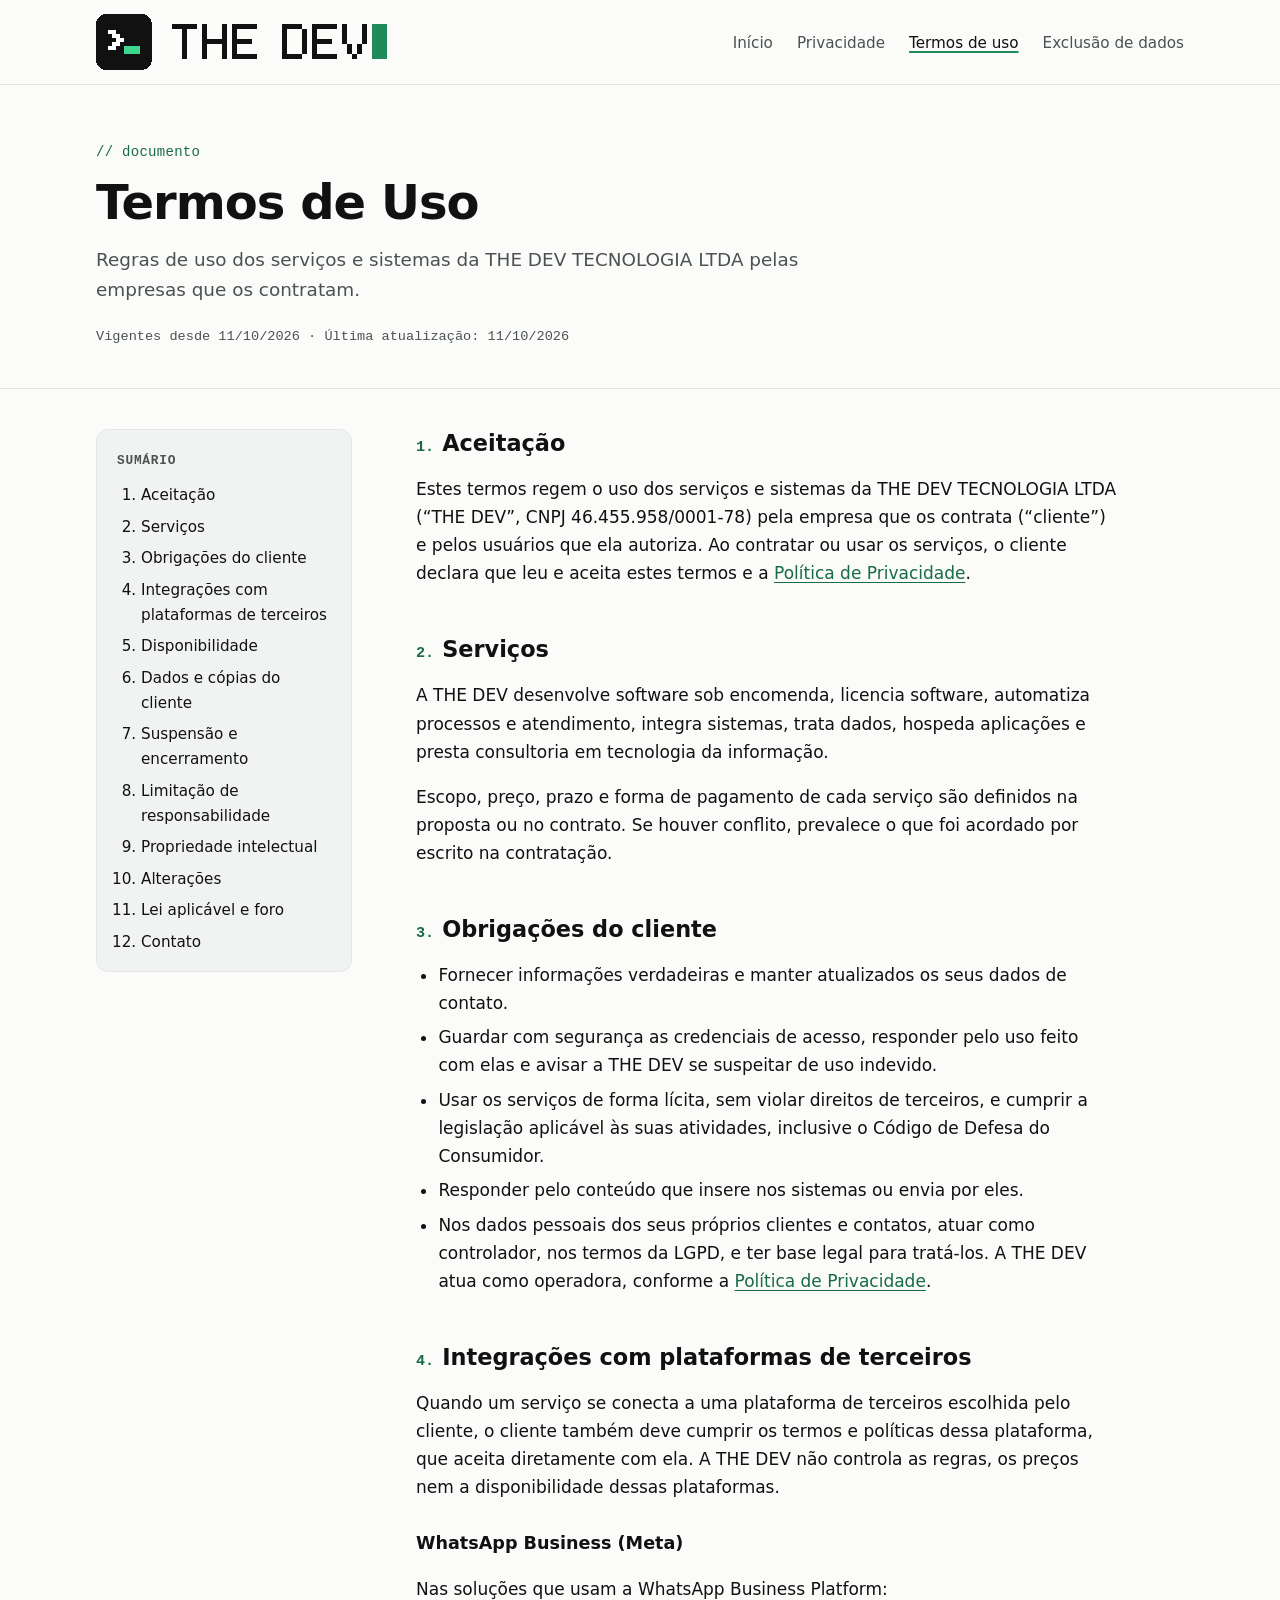
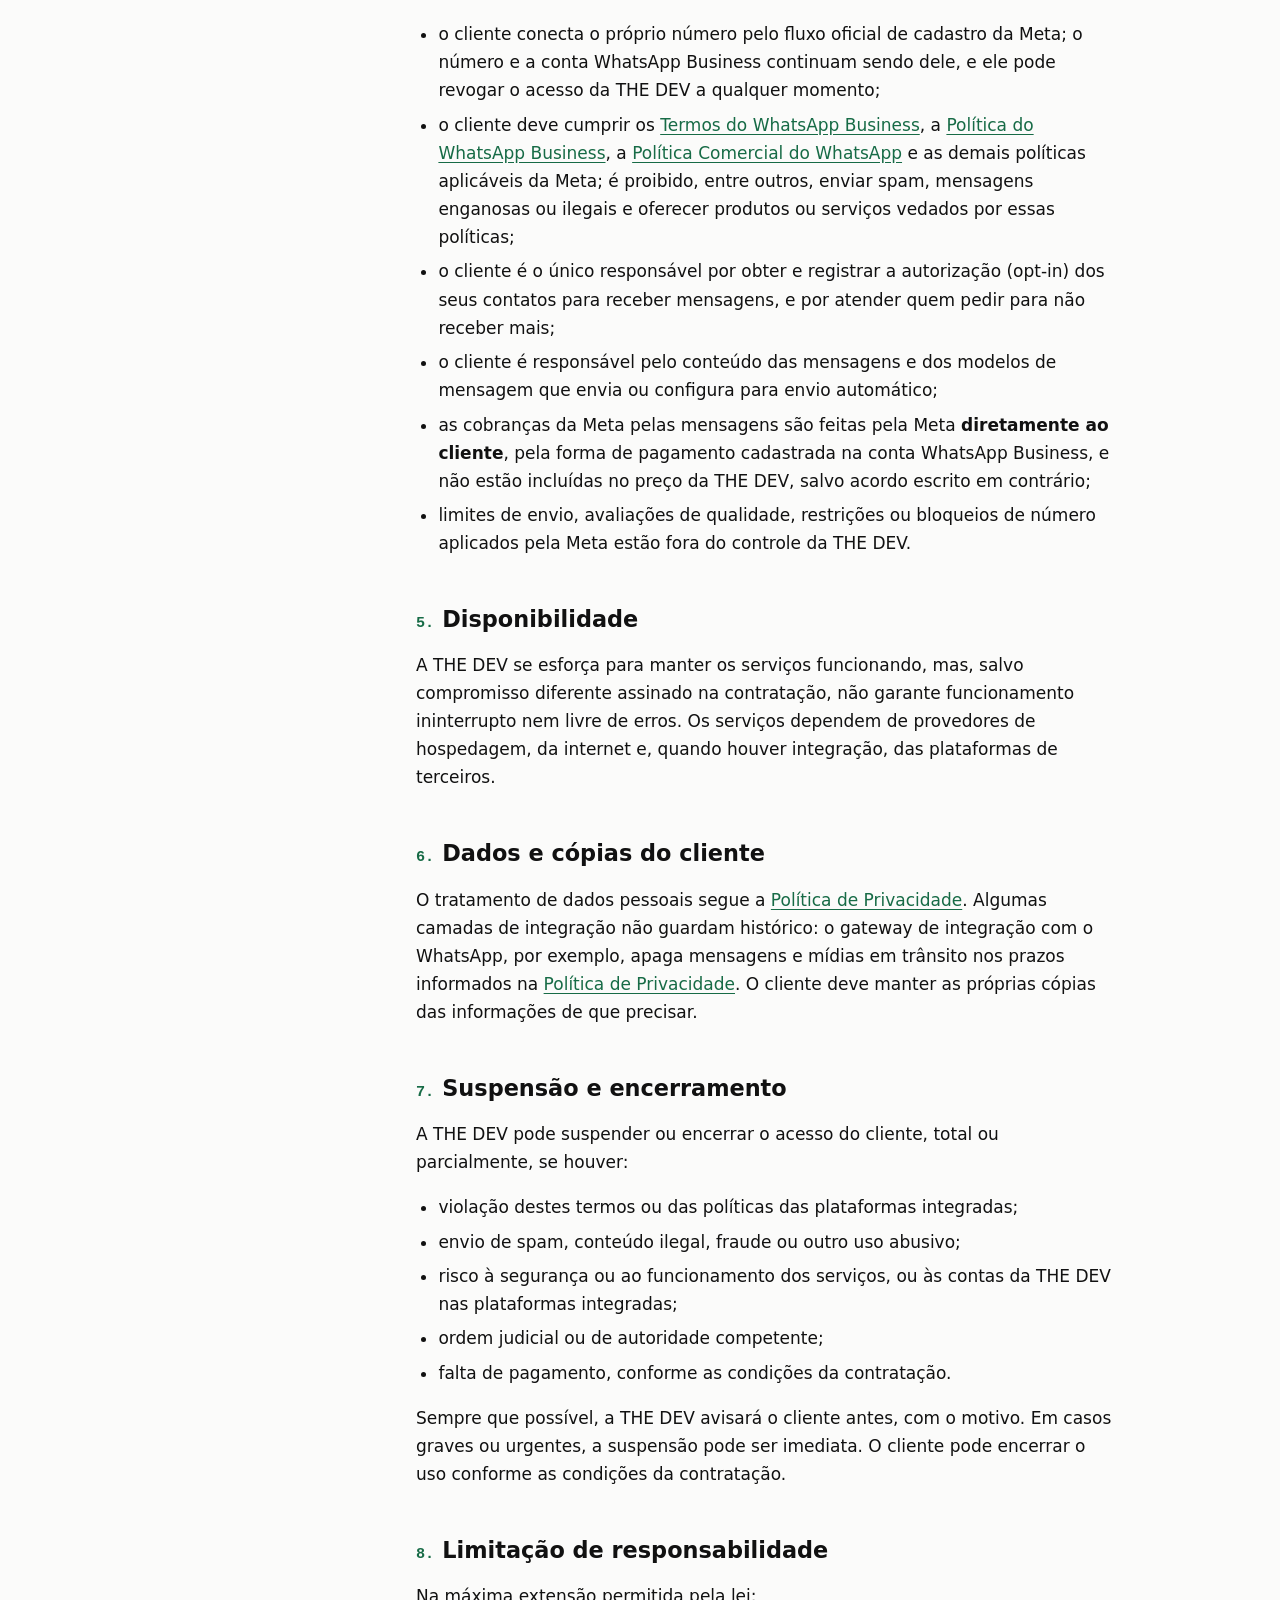
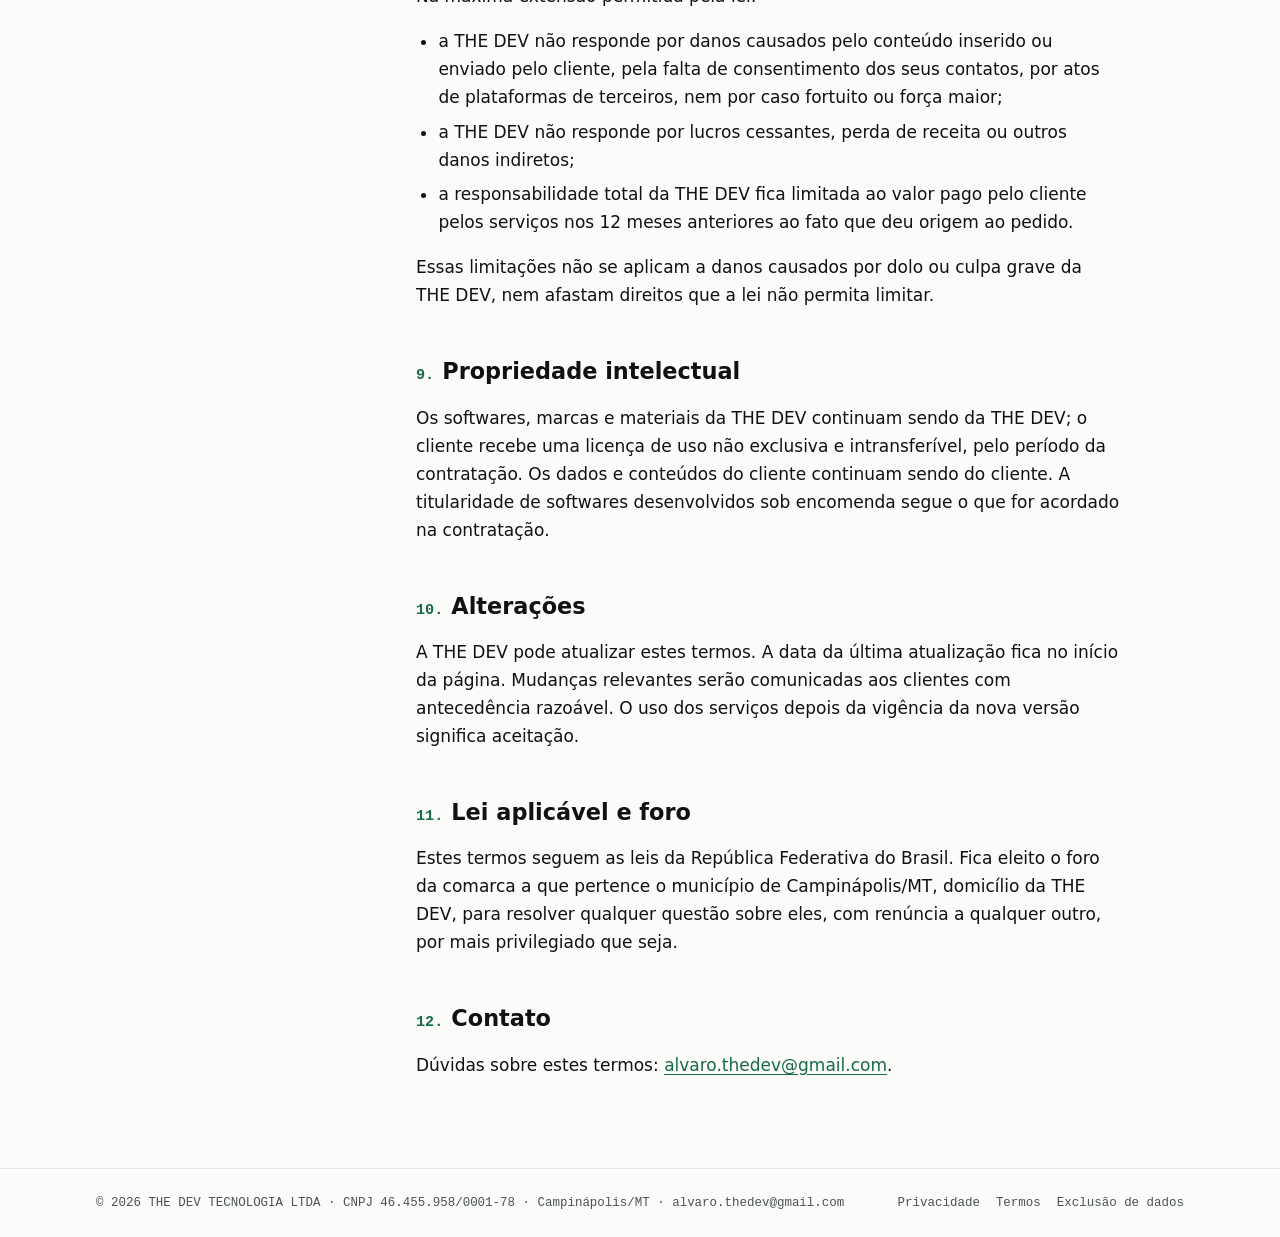
<file: termos.html>
<!DOCTYPE html>
<html lang="pt-BR">
<head>
  <meta charset="utf-8">
  <meta name="viewport" content="width=device-width, initial-scale=1">
  <title>Termos de Uso | THE DEV</title>
  <meta name="description" content="Termos de uso dos serviços e sistemas da THE DEV TECNOLOGIA LTDA.">
  <link rel="canonical" href="https://thedev.com.br/termos.html">
  <meta name="theme-color" content="#fbfbfa" media="(prefers-color-scheme: light)">
  <meta name="theme-color" content="#0e1110" media="(prefers-color-scheme: dark)">
  <link rel="icon" type="image/svg+xml" href="assets/favicon.svg">
  <link rel="apple-touch-icon" href="assets/apple-touch-icon.png">
  <link rel="stylesheet" href="style.css">
</head>
<body>
  <a class="skip-link" href="#conteudo">Pular para o conteúdo</a>
  <header class="site-header">
    <div class="wrap">
      <a class="brand brand-full" href="index.html">
        <picture>
          <source srcset="assets/logo-on-dark.svg" media="(prefers-color-scheme: dark)">
          <img src="assets/logo-on-light.svg" alt="THE DEV, início" width="291" height="56">
        </picture>
      </a>
      <nav class="site-nav" aria-label="Principal">
        <ul>
          <li><a href="index.html">Início</a></li>
          <li><a href="privacidade.html">Privacidade</a></li>
          <li><a href="termos.html" aria-current="page">Termos de uso</a></li>
          <li><a href="exclusao-de-dados.html">Exclusão de dados</a></li>
        </ul>
      </nav>
    </div>
  </header>
  <main id="conteudo">
      <header class="doc-head">
        <div class="wrap">
          <p class="eyebrow">// documento</p>
          <h1>Termos de Uso</h1>
          <p class="lead">Regras de uso dos serviços e sistemas da THE DEV TECNOLOGIA LTDA pelas empresas que os contratam.</p>
          <p class="doc-meta">Vigentes desde 11/10/2026 · Última atualização: 11/10/2026</p>
        </div>
      </header>
      <div class="wrap">
        <div class="doc">
          <nav class="toc" aria-labelledby="toc-title">
            <h2 id="toc-title">Sumário</h2>
            <ol>
              <li><a href="#aceitacao">Aceitação</a></li>
              <li><a href="#servicos">Serviços</a></li>
              <li><a href="#cliente">Obrigações do cliente</a></li>
              <li><a href="#integracoes">Integrações com plataformas de terceiros</a></li>
              <li><a href="#disponibilidade">Disponibilidade</a></li>
              <li><a href="#dados">Dados e cópias do cliente</a></li>
              <li><a href="#suspensao">Suspensão e encerramento</a></li>
              <li><a href="#responsabilidade">Limitação de responsabilidade</a></li>
              <li><a href="#propriedade">Propriedade intelectual</a></li>
              <li><a href="#alteracoes">Alterações</a></li>
              <li><a href="#foro">Lei aplicável e foro</a></li>
              <li><a href="#contato">Contato</a></li>
            </ol>
          </nav>
          <article class="prose">
            <h2 id="aceitacao"><span class="n">1.</span>Aceitação</h2>
            <p>Estes termos regem o uso dos serviços e sistemas da THE DEV TECNOLOGIA LTDA (“THE DEV”, CNPJ 46.455.958/0001-78) pela empresa que os contrata (“cliente”) e pelos usuários que ela autoriza. Ao contratar ou usar os serviços, o cliente declara que leu e aceita estes termos e a <a href="privacidade.html">Política de Privacidade</a>.</p>

            <h2 id="servicos"><span class="n">2.</span>Serviços</h2>
            <p>A THE DEV desenvolve software sob encomenda, licencia software, automatiza processos e atendimento, integra sistemas, trata dados, hospeda aplicações e presta consultoria em tecnologia da informação.</p>
            <p>Escopo, preço, prazo e forma de pagamento de cada serviço são definidos na proposta ou no contrato. Se houver conflito, prevalece o que foi acordado por escrito na contratação.</p>

            <h2 id="cliente"><span class="n">3.</span>Obrigações do cliente</h2>
            <ul>
              <li>Fornecer informações verdadeiras e manter atualizados os seus dados de contato.</li>
              <li>Guardar com segurança as credenciais de acesso, responder pelo uso feito com elas e avisar a THE DEV se suspeitar de uso indevido.</li>
              <li>Usar os serviços de forma lícita, sem violar direitos de terceiros, e cumprir a legislação aplicável às suas atividades, inclusive o Código de Defesa do Consumidor.</li>
              <li>Responder pelo conteúdo que insere nos sistemas ou envia por eles.</li>
              <li>Nos dados pessoais dos seus próprios clientes e contatos, atuar como controlador, nos termos da LGPD, e ter base legal para tratá-los. A THE DEV atua como operadora, conforme a <a href="privacidade.html">Política de Privacidade</a>.</li>
            </ul>

            <h2 id="integracoes"><span class="n">4.</span>Integrações com plataformas de terceiros</h2>
            <p>Quando um serviço se conecta a uma plataforma de terceiros escolhida pelo cliente, o cliente também deve cumprir os termos e políticas dessa plataforma, que aceita diretamente com ela. A THE DEV não controla as regras, os preços nem a disponibilidade dessas plataformas.</p>
            <h3>WhatsApp Business (Meta)</h3>
            <p>Nas soluções que usam a WhatsApp Business Platform:</p>
            <ul>
              <li>o cliente conecta o próprio número pelo fluxo oficial de cadastro da Meta; o número e a conta WhatsApp Business continuam sendo dele, e ele pode revogar o acesso da THE DEV a qualquer momento;</li>
              <li>o cliente deve cumprir os <a href="https://www.whatsapp.com/legal/business-terms">Termos do WhatsApp Business</a>, a <a href="https://business.whatsapp.com/policy">Política do WhatsApp Business</a>, a <a href="https://www.whatsapp.com/legal/commerce-policy">Política Comercial do WhatsApp</a> e as demais políticas aplicáveis da Meta; é proibido, entre outros, enviar spam, mensagens enganosas ou ilegais e oferecer produtos ou serviços vedados por essas políticas;</li>
              <li>o cliente é o único responsável por obter e registrar a autorização (opt-in) dos seus contatos para receber mensagens, e por atender quem pedir para não receber mais;</li>
              <li>o cliente é responsável pelo conteúdo das mensagens e dos modelos de mensagem que envia ou configura para envio automático;</li>
              <li>as cobranças da Meta pelas mensagens são feitas pela Meta <strong>diretamente ao cliente</strong>, pela forma de pagamento cadastrada na conta WhatsApp Business, e não estão incluídas no preço da THE DEV, salvo acordo escrito em contrário;</li>
              <li>limites de envio, avaliações de qualidade, restrições ou bloqueios de número aplicados pela Meta estão fora do controle da THE DEV.</li>
            </ul>

            <h2 id="disponibilidade"><span class="n">5.</span>Disponibilidade</h2>
            <p>A THE DEV se esforça para manter os serviços funcionando, mas, salvo compromisso diferente assinado na contratação, não garante funcionamento ininterrupto nem livre de erros. Os serviços dependem de provedores de hospedagem, da internet e, quando houver integração, das plataformas de terceiros.</p>

            <h2 id="dados"><span class="n">6.</span>Dados e cópias do cliente</h2>
            <p>O tratamento de dados pessoais segue a <a href="privacidade.html">Política de Privacidade</a>. Algumas camadas de integração não guardam histórico: o gateway de integração com o WhatsApp, por exemplo, apaga mensagens e mídias em trânsito nos prazos informados na <a href="privacidade.html#integracoes">Política de Privacidade</a>. O cliente deve manter as próprias cópias das informações de que precisar.</p>

            <h2 id="suspensao"><span class="n">7.</span>Suspensão e encerramento</h2>
            <p>A THE DEV pode suspender ou encerrar o acesso do cliente, total ou parcialmente, se houver:</p>
            <ul>
              <li>violação destes termos ou das políticas das plataformas integradas;</li>
              <li>envio de spam, conteúdo ilegal, fraude ou outro uso abusivo;</li>
              <li>risco à segurança ou ao funcionamento dos serviços, ou às contas da THE DEV nas plataformas integradas;</li>
              <li>ordem judicial ou de autoridade competente;</li>
              <li>falta de pagamento, conforme as condições da contratação.</li>
            </ul>
            <p>Sempre que possível, a THE DEV avisará o cliente antes, com o motivo. Em casos graves ou urgentes, a suspensão pode ser imediata. O cliente pode encerrar o uso conforme as condições da contratação.</p>

            <h2 id="responsabilidade"><span class="n">8.</span>Limitação de responsabilidade</h2>
            <p>Na máxima extensão permitida pela lei:</p>
            <ul>
              <li>a THE DEV não responde por danos causados pelo conteúdo inserido ou enviado pelo cliente, pela falta de consentimento dos seus contatos, por atos de plataformas de terceiros, nem por caso fortuito ou força maior;</li>
              <li>a THE DEV não responde por lucros cessantes, perda de receita ou outros danos indiretos;</li>
              <li>a responsabilidade total da THE DEV fica limitada ao valor pago pelo cliente pelos serviços nos 12 meses anteriores ao fato que deu origem ao pedido.</li>
            </ul>
            <p>Essas limitações não se aplicam a danos causados por dolo ou culpa grave da THE DEV, nem afastam direitos que a lei não permita limitar.</p>

            <h2 id="propriedade"><span class="n">9.</span>Propriedade intelectual</h2>
            <p>Os softwares, marcas e materiais da THE DEV continuam sendo da THE DEV; o cliente recebe uma licença de uso não exclusiva e intransferível, pelo período da contratação. Os dados e conteúdos do cliente continuam sendo do cliente. A titularidade de softwares desenvolvidos sob encomenda segue o que for acordado na contratação.</p>

            <h2 id="alteracoes"><span class="n">10.</span>Alterações</h2>
            <p>A THE DEV pode atualizar estes termos. A data da última atualização fica no início da página. Mudanças relevantes serão comunicadas aos clientes com antecedência razoável. O uso dos serviços depois da vigência da nova versão significa aceitação.</p>

            <h2 id="foro"><span class="n">11.</span>Lei aplicável e foro</h2>
            <p>Estes termos seguem as leis da República Federativa do Brasil. Fica eleito o foro da comarca a que pertence o município de Campinápolis/MT, domicílio da THE DEV, para resolver qualquer questão sobre eles, com renúncia a qualquer outro, por mais privilegiado que seja.</p>

            <h2 id="contato"><span class="n">12.</span>Contato</h2>
            <p>Dúvidas sobre estes termos: <a href="mailto:alvaro.thedev@gmail.com">alvaro.thedev@gmail.com</a>.</p>
          </article>
        </div>
      </div>
  </main>
  <footer class="site-footer">
    <div class="wrap footer-line">
      <p>&copy; 2026 THE DEV TECNOLOGIA LTDA <span aria-hidden="true">·</span> CNPJ 46.455.958/0001-78 <span aria-hidden="true">·</span> Campinápolis/MT <span aria-hidden="true">·</span> <a href="mailto:alvaro.thedev@gmail.com">alvaro.thedev@gmail.com</a></p>
      <nav aria-label="Documentos">
        <a href="privacidade.html">Privacidade</a>
        <a href="termos.html">Termos</a>
        <a href="exclusao-de-dados.html">Exclusão de dados</a>
      </nav>
    </div>
  </footer>
</body>
</html>
</file>
<file: style.css>
/* THE DEV: plain CSS, light and dark themes, no external resources. */

:root {
  --bg: #fbfbfa;
  --surface: #ffffff;
  --surface-2: #f1f3f2;
  --text: #111111;
  --muted: #4a5350;
  --border: #e1e5e3;
  --accent: #1f8a5a;
  --accent-text: #176b46;
  --btn-bg: #176b46;
  --btn-text: #ffffff;
  --shadow: 0 1px 2px rgb(17 17 17 / 0.04), 0 8px 24px rgb(17 17 17 / 0.06);
  --mono: ui-monospace, "SF Mono", "Cascadia Code", "JetBrains Mono", Menlo, Consolas, "Liberation Mono", monospace;
  --sans: system-ui, -apple-system, "Segoe UI", Roboto, "Helvetica Neue", Arial, sans-serif;
  --radius: 12px;
  color-scheme: light dark;
}

@media (prefers-color-scheme: dark) {
  :root {
    --bg: #0e1110;
    --surface: #151a18;
    --surface-2: #1a201e;
    --text: #eef2f0;
    --muted: #a8b3af;
    --border: #28302d;
    --accent: #3dd68c;
    --accent-text: #3dd68c;
    --btn-bg: #3dd68c;
    --btn-text: #0b0f0d;
              --shadow: none;
  }

  .brand > img {
    border-radius: 8px;
    box-shadow: 0 0 0 1px var(--border);
  }
}

*,
*::before,
*::after {
  box-sizing: border-box;
}

html {
  -webkit-text-size-adjust: 100%;
  scroll-behavior: smooth;
}

@media (prefers-reduced-motion: reduce) {
  html {
    scroll-behavior: auto;
  }
}

body {
  margin: 0;
  background: var(--bg);
  color: var(--text);
  font-family: var(--sans);
  font-size: 1.0625rem;
  line-height: 1.65;
}

img {
  max-width: 100%;
}

a {
  color: var(--accent-text);
  text-underline-offset: 0.18em;
}

a:hover {
  text-decoration-thickness: 2px;
}

:focus-visible {
  outline: 3px solid var(--accent);
  outline-offset: 3px;
  border-radius: 4px;
}

.skip-link {
  position: absolute;
  left: -9999px;
}

.skip-link:focus {
  left: 1rem;
  top: 1rem;
  z-index: 10;
  background: var(--surface);
  color: var(--text);
  padding: 0.5rem 0.75rem;
}

.wrap {
  width: 100%;
  max-width: 72rem;
  margin: 0 auto;
  padding: 0 1rem;
}

@media (min-width: 48rem) {
  .wrap {
    padding: 0 2rem;
  }
}

/* Terminal details: monospace labels and the green cursor of the logo. */

.eyebrow {
  font-family: var(--mono);
  font-size: 0.875rem;
  letter-spacing: 0.02em;
  color: var(--accent-text);
  margin: 0 0 0.75rem;
}

.cursor::after {
  content: "";
  display: inline-block;
  width: 0.5em;
  height: 0.9em;
  margin-left: 0.12em;
  vertical-align: -0.08em;
  background: var(--accent);
}

/* Header */

.site-header {
  border-bottom: 1px solid var(--border);
  background: var(--bg);
}

.site-header .wrap {
  display: flex;
  flex-wrap: wrap;
  align-items: center;
  justify-content: space-between;
  gap: 0.75rem 2rem;
  padding-top: 0.875rem;
  padding-bottom: 0.875rem;
}

.brand {
  display: inline-block;
  line-height: 0;
  border-radius: 8px;
}

.brand img {
  display: block;
  width: auto;
  height: 42px;
  image-rendering: pixelated;
}

.brand-full img {
  height: 56px;
}

.site-nav ul {
  display: flex;
  flex-wrap: wrap;
  gap: 0.25rem 1.5rem;
  list-style: none;
  margin: 0;
  padding: 0;
}

.site-nav a {
  color: var(--muted);
  text-decoration: none;
  font-size: 0.95rem;
}

.site-nav a:hover,
.site-nav a[aria-current="page"] {
  color: var(--text);
  text-decoration: underline;
  text-decoration-color: var(--accent);
  text-decoration-thickness: 2px;
}

/* Buttons */

.actions {
  display: flex;
  flex-wrap: wrap;
  gap: 0.75rem;
  margin-top: 2.25rem;
}

.btn {
  display: inline-flex;
  align-items: center;
  padding: 0.8rem 1.35rem;
  border-radius: 999px;
  border: 1px solid transparent;
  font-weight: 600;
  text-decoration: none;
  line-height: 1.2;
}

.btn-primary {
  background: var(--btn-bg);
  color: var(--btn-text);
}

.btn-primary:hover {
  text-decoration: underline;
}

.btn-ghost {
  border-color: var(--border);
  color: var(--text);
  background: var(--surface);
}

.btn-ghost:hover {
  border-color: var(--accent);
}

/* Home */

.hero {
  padding: 4.5rem 0 4.5rem;
  border-bottom: 1px solid var(--border);
  background:
    linear-gradient(to bottom, transparent 40%, var(--bg)),
    repeating-linear-gradient(0deg, transparent 0 27px, var(--border) 27px 28px),
    repeating-linear-gradient(90deg, transparent 0 27px, var(--border) 27px 28px);
}

.hero-logo {
  display: block;
  width: auto;
  height: 56px;
  margin-bottom: 2.5rem;
  image-rendering: pixelated;
}

@media (min-width: 40rem) {
  .hero-logo {
    height: 112px;
  }
}

.hero h1 {
  font-size: clamp(2.25rem, 6vw, 4rem);
  line-height: 1.05;
  letter-spacing: -0.03em;
  font-weight: 800;
  margin: 0;
  max-width: 17ch;
}

.hero .lead {
  font-size: clamp(1.1rem, 2vw, 1.3rem);
  color: var(--muted);
  max-width: 40rem;
  margin: 1.5rem 0 0;
}

.section {
  padding: 5rem 0;
}

.section-alt {
  background: var(--surface-2);
  border-top: 1px solid var(--border);
  border-bottom: 1px solid var(--border);
}

.section-head {
  max-width: 40rem;
  margin-bottom: 2.5rem;
}

.section-head h2 {
  font-size: clamp(1.75rem, 3.5vw, 2.5rem);
  line-height: 1.15;
  letter-spacing: -0.02em;
  margin: 0;
}

.section-head p {
  color: var(--muted);
  margin: 1rem 0 0;
}

.grid {
  display: grid;
  gap: 1.25rem;
  list-style: none;
  margin: 0;
  padding: 0;
}

@media (min-width: 40rem) {
  .grid-3 {
    grid-template-columns: repeat(2, 1fr);
  }
}

@media (min-width: 64rem) {
  .grid-3 {
    grid-template-columns: repeat(3, 1fr);
  }
}

.card {
  background: var(--surface);
  border: 1px solid var(--border);
  border-radius: var(--radius);
  padding: 1.75rem;
  box-shadow: var(--shadow);
}

.card .num {
  font-family: var(--mono);
  font-size: 0.85rem;
  color: var(--accent-text);
}

.card h3 {
  font-size: 1.2rem;
  line-height: 1.3;
  margin: 0.75rem 0 0.5rem;
}

.card p {
  margin: 0;
  color: var(--muted);
}

.steps {
  counter-reset: step;
  gap: 2rem;
}

@media (min-width: 48rem) {
  .steps {
    grid-template-columns: repeat(2, 1fr);
  }
}

@media (min-width: 64rem) {
  .steps {
    grid-template-columns: repeat(4, 1fr);
  }
}

.steps li {
  counter-increment: step;
  border-top: 3px solid var(--accent);
  padding-top: 1.25rem;
}

.steps li::before {
  content: "0" counter(step);
  font-family: var(--mono);
  font-size: 0.85rem;
  color: var(--accent-text);
}

.steps h3 {
  font-size: 1.15rem;
  margin: 0.5rem 0;
}

.steps p {
  margin: 0;
  color: var(--muted);
}

/* Legal pages */

.doc-head {
  padding: 3.5rem 0 2.5rem;
  border-bottom: 1px solid var(--border);
}

.doc-head h1 {
  font-size: clamp(2rem, 5vw, 3rem);
  line-height: 1.1;
  letter-spacing: -0.02em;
  margin: 0;
}

.doc-head .lead {
  color: var(--muted);
  font-size: 1.15rem;
  max-width: 44rem;
  margin: 1rem 0 0;
}

.doc-meta {
  font-family: var(--mono);
  font-size: 0.85rem;
  color: var(--muted);
  margin: 1.25rem 0 0;
}

.doc {
  display: grid;
  gap: 2rem;
  padding: 2.5rem 0 4.5rem;
}

@media (min-width: 64rem) {
  .doc {
    grid-template-columns: 16rem minmax(0, 44rem);
    gap: 4rem;
  }

  .toc {
    position: sticky;
    top: 1.5rem;
    align-self: start;
    max-height: calc(100vh - 3rem);
    overflow-y: auto;
  }
}

.toc {
  background: var(--surface-2);
  border: 1px solid var(--border);
  border-radius: var(--radius);
  padding: 1.25rem 1.25rem 1rem;
  font-size: 0.95rem;
}

.toc h2 {
  font-family: var(--mono);
  font-size: 0.8rem;
  font-weight: 600;
  text-transform: uppercase;
  letter-spacing: 0.06em;
  color: var(--muted);
  margin: 0 0 0.75rem;
}

.toc ol {
  margin: 0;
  padding-left: 1.5rem;
}

.toc li + li {
  margin-top: 0.4rem;
}

.toc a {
  color: var(--text);
  text-decoration: none;
}

.toc a:hover {
  color: var(--accent-text);
  text-decoration: underline;
}

.prose {
  max-width: 44rem;
  min-width: 0;
}

.prose h2 {
  font-size: 1.4rem;
  line-height: 1.3;
  margin: 3rem 0 0.75rem;
  scroll-margin-top: 1.5rem;
}

.prose h2:first-child {
  margin-top: 0;
}

.prose h2 .n {
  font-family: var(--mono);
  font-size: 0.95rem;
  color: var(--accent-text);
  margin-right: 0.5rem;
}

.prose h3 {
  font-size: 1.1rem;
  margin: 1.75rem 0 0.5rem;
}

.prose ul,
.prose ol {
  padding-left: 1.4rem;
}

.prose li + li {
  margin-top: 0.4rem;
}

.callout {
  background: var(--surface-2);
  border: 1px solid var(--border);
  border-left: 4px solid var(--accent);
  border-radius: 8px;
  padding: 1rem 1.25rem;
  margin: 1.25rem 0;
}

.callout p {
  margin: 0;
}

.callout p + p {
  margin-top: 0.5rem;
}

.table-scroll {
  overflow-x: auto;
  margin: 1.25rem 0;
  border: 1px solid var(--border);
  border-radius: 8px;
}

table {
  border-collapse: collapse;
  width: 100%;
  font-size: 0.95rem;
}

th,
td {
  text-align: left;
  vertical-align: top;
  padding: 0.65rem 0.85rem;
  border-bottom: 1px solid var(--border);
}

tbody tr:last-child th,
tbody tr:last-child td {
  border-bottom: 0;
}

thead th {
  background: var(--surface-2);
}

.simple-page {
  padding: 5rem 0;
}

.simple-page h1 {
  font-size: clamp(2rem, 5vw, 3rem);
  margin: 0;
}

/* Footer */

.site-footer {
  border-top: 1px solid var(--border);
  padding: 1.5rem 0;
  font-family: var(--mono);
  font-size: 0.78rem;
  color: var(--muted);
}

.footer-line {
  display: flex;
  flex-wrap: wrap;
  gap: 0.5rem 1.5rem;
  align-items: baseline;
  justify-content: space-between;
}

.footer-line p {
  margin: 0;
}

.footer-line nav {
  display: flex;
  flex-wrap: wrap;
  gap: 0.25rem 1rem;
}

.site-footer a {
  color: inherit;
  text-decoration: none;
}

.site-footer a:hover,
.site-footer a:focus-visible {
  color: var(--text);
  text-decoration: underline;
}
</file>
